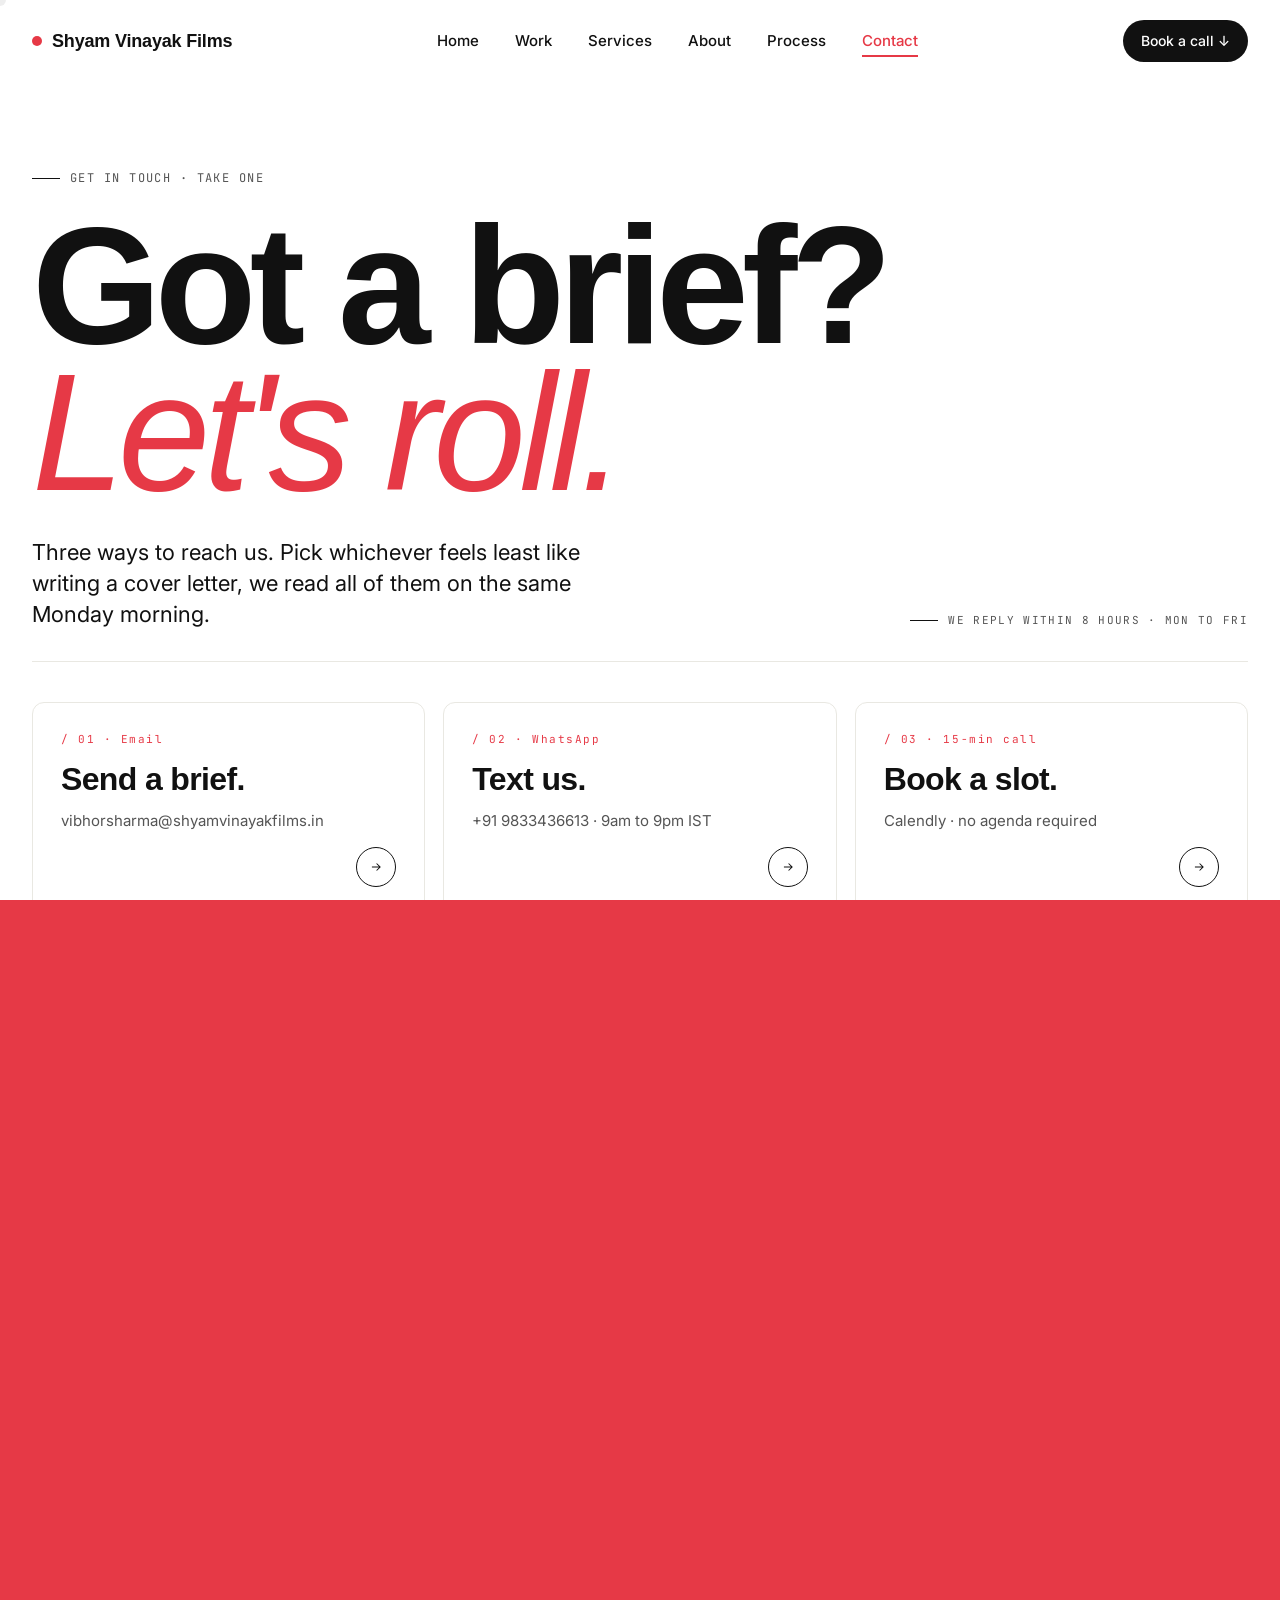
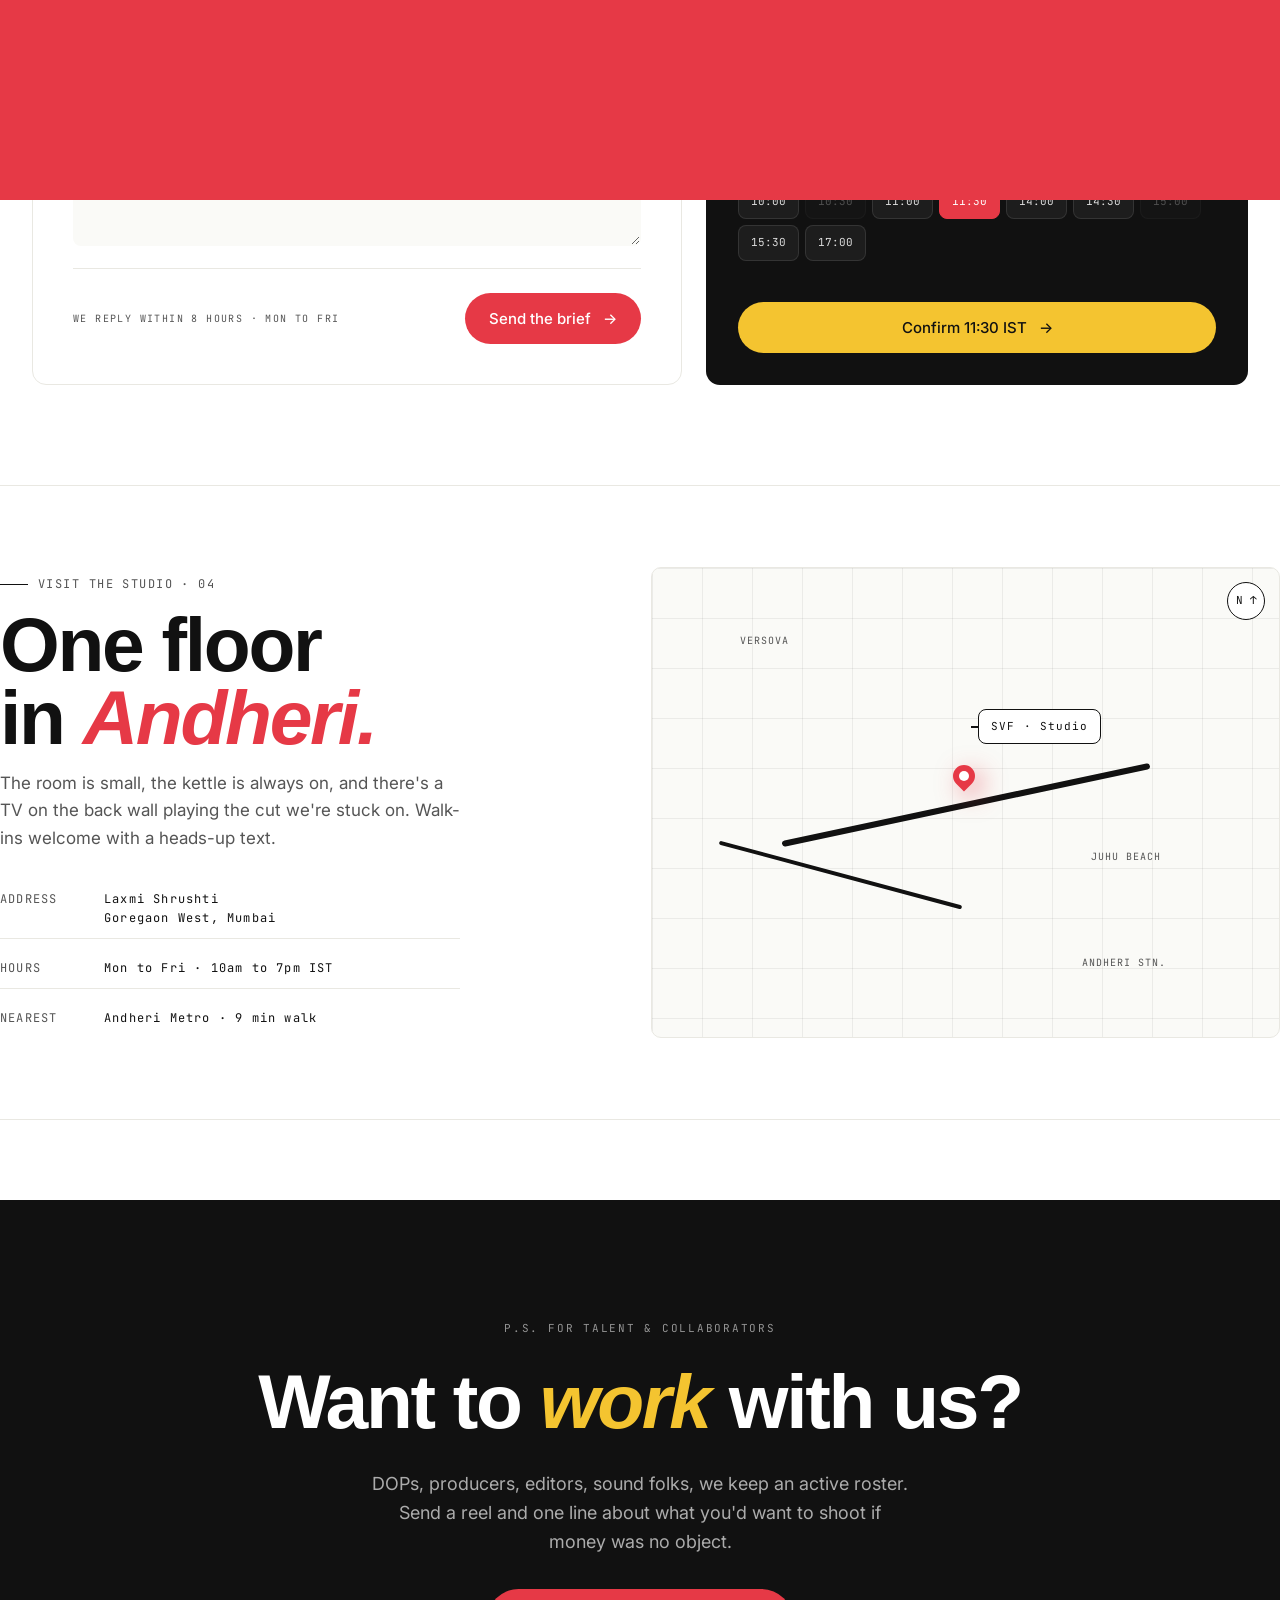
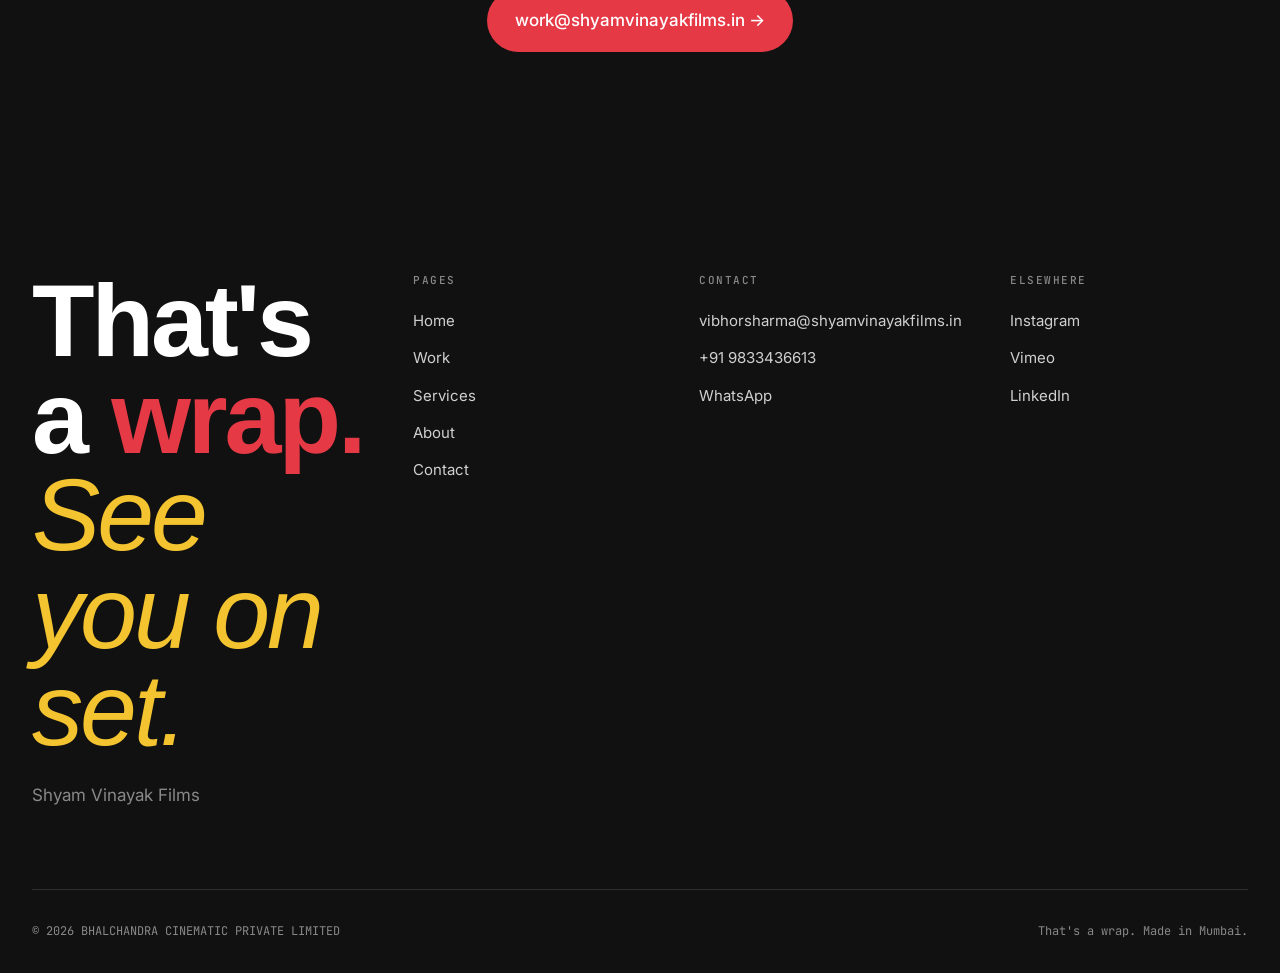
<file: contact.html>
<!doctype html>
<html lang="en">
<head>
<meta charset="utf-8" />
<meta name="viewport" content="width=device-width, initial-scale=1" />
<meta name="robots" content="noindex, nofollow" />
<link rel="icon" href="/favicon.ico" sizes="any" />
<link rel="icon" type="image/png" sizes="48x48" href="favicons/favicon-48.png" />
<link rel="icon" type="image/png" sizes="32x32" href="favicons/favicon-32.png" />
<link rel="icon" type="image/png" sizes="16x16" href="favicons/favicon-16.png" />
<link rel="apple-touch-icon" sizes="180x180" href="favicons/apple-touch-icon.png" />
<title>Contact · Shyam Vinayak Films</title>
<meta name="description" content="Contact Shyam Vinayak Films — an ad-film and video production house in Mumbai and Los Angeles. Call +91 9833436613 or email us to start your next campaign film." />
<link rel="canonical" href="https://shyamvinayakfilms.in/contact.html" />
<meta property="og:type" content="website" />
<meta property="og:site_name" content="Shyam Vinayak Films" />
<meta property="og:title" content="Contact · Shyam Vinayak Films" />
<meta property="og:description" content="Contact Shyam Vinayak Films — an ad-film and video production house in Mumbai and Los Angeles. Call +91 9833436613 or email us to start your next campaign film." />
<meta property="og:url" content="https://shyamvinayakfilms.in/contact.html" />
<meta property="og:image" content="https://shyamvinayakfilms.in/og-image.jpg" />
<meta property="og:image:width" content="1200" />
<meta property="og:image:height" content="630" />
<meta name="twitter:card" content="summary_large_image" />
<meta name="twitter:title" content="Contact · Shyam Vinayak Films" />
<meta name="twitter:description" content="Contact Shyam Vinayak Films — an ad-film and video production house in Mumbai and Los Angeles. Call +91 9833436613 or email us to start your next campaign film." />
<meta name="twitter:image" content="https://shyamvinayakfilms.in/og-image.jpg" />
<link rel="preconnect" href="https://fonts.googleapis.com" />
<link rel="preconnect" href="https://fonts.gstatic.com" crossorigin />
<link href="https://fonts.googleapis.com/css2?family=Inter:wght@400;500;600&family=JetBrains+Mono:wght@400;500&display=swap" rel="stylesheet" />
<link href="https://api.fontshare.com/v2/css?f[]=clash-display@400,500,600,700&display=swap" rel="stylesheet" />
<link rel="stylesheet" href="shared.css" />
<link rel="stylesheet" href="modal.css" />
<style>
  .c-hero { padding-top: 160px; padding-bottom: 60px; }
  .c-hero h1 {
    font-family: "Clash Display", sans-serif;
    font-size: clamp(64px, 13vw, 200px);
    font-weight: 600;
    letter-spacing: -0.04em;
    line-height: 0.88;
    margin: 24px 0 32px;
  }
  .c-hero h1 em { font-style: italic; color: var(--red); font-weight: 500; }
  .c-hero .sub {
    display: grid;
    grid-template-columns: 1fr auto;
    gap: 32px;
    align-items: end;
    padding-bottom: 32px;
    border-bottom: 1px solid var(--hair);
  }
  .c-hero .sub p { max-width: 580px; font-size: 22px; line-height: 1.4; color: var(--ink); margin: 0; }

  /* Three contact methods row */
  .contact-methods {
    display: grid;
    grid-template-columns: repeat(3, 1fr);
    gap: 18px;
    margin: 40px 0 80px;
  }
  @media (max-width: 900px) { .contact-methods { grid-template-columns: 1fr; } }
  .cm {
    border: 1px solid var(--hair);
    background: #fff;
    border-radius: 12px;
    padding: 28px;
    text-decoration: none;
    color: var(--ink);
    display: flex;
    flex-direction: column;
    gap: 14px;
    min-height: 200px;
    transition: background 0.25s ease, color 0.25s ease, border-color 0.25s ease, transform 0.25s ease;
    position: relative;
  }
  .cm:hover { background: var(--ink); color: #fff; border-color: var(--ink); transform: translateY(-3px); }
  .cm .n {
    font-family: "JetBrains Mono", monospace;
    font-size: 11px;
    letter-spacing: 0.14em;
    color: var(--red);
  }
  .cm:hover .n { color: var(--yellow); }
  .cm .t {
    font-family: "Clash Display", sans-serif;
    font-size: 32px;
    font-weight: 600;
    letter-spacing: -0.02em;
    line-height: 1;
  }
  .cm .v {
    font-size: 15px;
    color: var(--ink-soft);
  }
  .cm:hover .v { color: rgba(255,255,255,0.6); }
  .cm .ar {
    margin-top: auto;
    align-self: flex-end;
    width: 40px; height: 40px;
    border-radius: 50%;
    border: 1px solid currentColor;
    display: flex; align-items: center; justify-content: center;
    transition: background 0.25s ease, color 0.25s ease;
  }
  .cm:hover .ar { background: var(--red); color: #fff; border-color: var(--red); }

  /* Form + Calendar */
  .form-cal {
    display: grid;
    grid-template-columns: 1.2fr 1fr;
    gap: 24px;
    margin-bottom: 100px;
  }
  @media (max-width: 900px) { .form-cal { grid-template-columns: 1fr; } }

  /* Form */
  .form-card {
    background: #fff;
    border: 1px solid var(--hair);
    border-radius: 14px;
    padding: 40px;
  }
  @media (max-width: 540px) { .form-card { padding: 28px; } }
  .form-card .head {
    display: flex;
    justify-content: space-between;
    align-items: flex-end;
    margin-bottom: 28px;
    padding-bottom: 24px;
    border-bottom: 1px solid var(--hair);
  }
  .form-card .head h2 {
    font-family: "Clash Display", sans-serif;
    font-size: 36px;
    font-weight: 600;
    letter-spacing: -0.02em;
    line-height: 1;
    margin: 0;
  }
  .form-card .head h2 em { font-style: italic; color: var(--red); }
  .form-card .head .step {
    font-family: "JetBrains Mono", monospace;
    font-size: 11px; letter-spacing: 0.14em; text-transform: uppercase;
    color: var(--ink-soft);
  }

  .frow { display: flex; flex-direction: column; gap: 8px; margin-bottom: 22px; }
  .frow.split { display: grid; grid-template-columns: 1fr 1fr; gap: 18px; }
  .frow label {
    font-family: "JetBrains Mono", monospace;
    font-size: 11px;
    letter-spacing: 0.14em;
    text-transform: uppercase;
    color: var(--ink-soft);
  }
  .frow input, .frow textarea, .frow select {
    background: var(--bg-alt);
    border: 1px solid transparent;
    border-radius: 8px;
    padding: 14px 16px;
    font-family: inherit;
    font-size: 15px;
    color: var(--ink);
    transition: background 0.2s ease, border-color 0.2s ease;
    width: 100%;
  }
  .frow textarea { resize: vertical; min-height: 110px; }
  .frow input:focus, .frow textarea:focus, .frow select:focus {
    outline: none;
    background: #fff;
    border-color: var(--ink);
  }
  .pill-row { display: flex; flex-wrap: wrap; gap: 8px; }
  .pill-row input[type="radio"], .pill-row input[type="checkbox"] { display: none; }
  .pill-row label {
    border: 1px solid var(--hair);
    background: #fff;
    padding: 10px 16px;
    border-radius: 999px;
    font-family: inherit;
    font-size: 14px;
    color: var(--ink);
    cursor: pointer;
    letter-spacing: 0;
    text-transform: none;
    transition: background 0.2s ease, color 0.2s ease, border-color 0.2s ease;
    user-select: none;
  }
  .pill-row label small { font-family: "JetBrains Mono", monospace; font-size: 10px; color: var(--ink-soft); letter-spacing: 0.1em; margin-left: 6px; }
  .pill-row input:checked + label { background: var(--ink); color: #fff; border-color: var(--ink); }
  .pill-row input:checked + label small { color: rgba(255,255,255,0.55); }

  .form-card .submit-row {
    display: flex;
    justify-content: space-between;
    align-items: center;
    padding-top: 24px;
    border-top: 1px solid var(--hair);
    flex-wrap: wrap;
    gap: 14px;
  }
  .form-card .submit-row .micro {
    font-family: "JetBrains Mono", monospace;
    font-size: 10px;
    letter-spacing: 0.14em;
    color: var(--ink-soft);
    text-transform: uppercase;
  }
  .form-card .submit-row button {
    background: var(--red);
    color: #fff;
    border: none;
    padding: 16px 24px;
    border-radius: 999px;
    font-family: inherit;
    font-size: 15px;
    font-weight: 500;
    cursor: pointer;
    display: inline-flex; gap: 12px; align-items: center;
    transition: background 0.2s ease, transform 0.2s ease;
  }
  .form-card .submit-row button:hover { background: #c92e3b; transform: translateY(-2px); }

  /* Calendar mockup */
  .cal-card {
    background: var(--ink);
    color: #fff;
    border-radius: 14px;
    padding: 32px;
    display: flex;
    flex-direction: column;
    gap: 22px;
  }
  .cal-card .head {
    display: flex;
    justify-content: space-between;
    align-items: flex-start;
    padding-bottom: 18px;
    border-bottom: 1px solid rgba(255,255,255,0.12);
  }
  .cal-card .head h3 {
    font-family: "Clash Display", sans-serif;
    font-size: 28px;
    font-weight: 600;
    letter-spacing: -0.02em;
    margin: 0;
    line-height: 1;
  }
  .cal-card .head h3 em { font-style: italic; color: var(--yellow); }
  .cal-card .step {
    font-family: "JetBrains Mono", monospace;
    font-size: 11px; letter-spacing: 0.14em;
    color: rgba(255,255,255,0.55);
    text-transform: uppercase;
  }

  .cal-meta {
    display: grid;
    grid-template-columns: 24px 1fr;
    gap: 12px;
    font-size: 13px;
    color: rgba(255,255,255,0.7);
    padding: 6px 0;
  }
  .cal-meta .ic {
    width: 22px; height: 22px;
    background: rgba(255,255,255,0.08);
    border-radius: 50%;
    display: flex; align-items: center; justify-content: center;
  }

  .cal-month {
    display: flex; justify-content: space-between; align-items: center;
    font-family: "JetBrains Mono", monospace;
    font-size: 11px;
    letter-spacing: 0.14em;
    color: rgba(255,255,255,0.7);
    text-transform: uppercase;
  }
  .cal-month .arr {
    width: 26px; height: 26px;
    border: 1px solid rgba(255,255,255,0.2);
    border-radius: 50%;
    display: flex; align-items: center; justify-content: center;
    cursor: pointer;
  }
  .cal-month .arr:hover { background: var(--red); border-color: var(--red); }

  .cal-grid {
    display: grid;
    grid-template-columns: repeat(7, 1fr);
    gap: 4px;
  }
  .cal-grid .d {
    aspect-ratio: 1;
    display: flex; align-items: center; justify-content: center;
    font-family: "JetBrains Mono", monospace;
    font-size: 12px;
    color: rgba(255,255,255,0.7);
    border-radius: 6px;
    cursor: pointer;
    transition: background 0.2s ease, color 0.2s ease;
  }
  .cal-grid .d.muted { color: rgba(255,255,255,0.2); cursor: default; }
  .cal-grid .d.h { color: rgba(255,255,255,0.4); font-size: 10px; cursor: default; }
  .cal-grid .d:not(.muted):not(.h):hover { background: rgba(255,255,255,0.06); }
  .cal-grid .d.active { background: var(--red); color: #fff; }
  .cal-grid .d.dot { position: relative; }
  .cal-grid .d.dot::after {
    content: "";
    position: absolute; bottom: 2px; left: 50%;
    width: 3px; height: 3px; border-radius: 50%;
    background: var(--yellow);
    transform: translateX(-50%);
  }

  .cal-slots {
    display: flex; flex-wrap: wrap; gap: 6px;
  }
  .cal-slots .s {
    padding: 8px 12px;
    border-radius: 8px;
    background: rgba(255,255,255,0.05);
    border: 1px solid rgba(255,255,255,0.1);
    font-family: "JetBrains Mono", monospace;
    font-size: 11px;
    color: rgba(255,255,255,0.85);
    cursor: pointer;
    transition: background 0.2s ease, color 0.2s ease, border-color 0.2s ease;
  }
  .cal-slots .s:hover { background: rgba(255,255,255,0.1); border-color: rgba(255,255,255,0.3); }
  .cal-slots .s.active { background: var(--red); border-color: var(--red); color: #fff; }
  .cal-slots .s.disabled { opacity: 0.3; cursor: not-allowed; }

  .cal-card .book-btn {
    margin-top: auto;
    background: var(--yellow);
    color: var(--ink);
    border: none;
    padding: 16px 24px;
    border-radius: 999px;
    font-family: inherit;
    font-size: 15px;
    font-weight: 500;
    cursor: pointer;
    display: inline-flex; gap: 12px; align-items: center; justify-content: center;
    transition: transform 0.2s ease;
  }
  .cal-card .book-btn:hover { transform: translateY(-2px); }

  /* Locate */
  .locate {
    display: grid;
    grid-template-columns: 1fr 1.1fr;
    gap: 80px;
    align-items: center;
    margin: 80px 0;
    padding: 80px 0;
    border-top: 1px solid var(--hair);
    border-bottom: 1px solid var(--hair);
  }
  @media (max-width: 900px) { .locate { grid-template-columns: 1fr; gap: 28px; } }
  .locate h2 {
    font-family: "Clash Display", sans-serif;
    font-size: clamp(40px, 6vw, 80px);
    font-weight: 600;
    letter-spacing: -0.03em;
    line-height: 0.95;
    margin: 14px 0 16px;
  }
  .locate h2 em { font-style: italic; color: var(--red); }
  .locate p { color: var(--ink-soft); max-width: 460px; margin: 0 0 28px; font-size: 17px; line-height: 1.6; }
  .locate .map {
    aspect-ratio: 4 / 3;
    background: var(--bg-alt);
    border-radius: 10px;
    border: 1px solid var(--hair);
    position: relative;
    overflow: hidden;
  }
  .locate .map .grid-lines {
    position: absolute; inset: 0;
    background:
      linear-gradient(rgba(0,0,0,0.06) 1px, transparent 1px),
      linear-gradient(90deg, rgba(0,0,0,0.06) 1px, transparent 1px);
    background-size: 50px 50px;
  }
  .locate .map .road {
    position: absolute;
    width: 60%;
    height: 6px;
    background: var(--ink);
    top: 50%;
    left: 20%;
    transform: rotate(-12deg);
    border-radius: 3px;
  }
  .locate .map .road2 {
    position: absolute;
    width: 40%;
    height: 4px;
    background: var(--ink);
    top: 65%;
    left: 10%;
    transform: rotate(15deg);
    border-radius: 2px;
  }
  .locate .map .pin {
    position: absolute;
    left: 48%;
    top: 42%;
    width: 22px; height: 22px;
    background: var(--red);
    border-radius: 50% 50% 50% 0;
    transform: rotate(-45deg);
    box-shadow: 0 10px 24px rgba(230,57,70,0.5);
  }
  .locate .map .pin::after {
    content: "";
    position: absolute;
    inset: 6px;
    border-radius: 50%;
    background: #fff;
  }
  .locate .map .pin-label {
    position: absolute;
    left: 52%;
    top: 30%;
    background: #fff;
    border: 1px solid var(--ink);
    padding: 8px 12px;
    border-radius: 8px;
    font-family: "JetBrains Mono", monospace;
    font-size: 11px;
    letter-spacing: 0.1em;
  }
  .locate .map .pin-label::after {
    content: "";
    position: absolute;
    left: -8px;
    top: 50%;
    width: 8px;
    height: 2px;
    background: var(--ink);
  }
  .locate .map .nb {
    position: absolute;
    font-family: "JetBrains Mono", monospace;
    font-size: 10px;
    color: var(--ink-soft);
    letter-spacing: 0.1em;
    text-transform: uppercase;
  }
  .locate .map .nb1 { top: 14%; left: 14%; }
  .locate .map .nb2 { bottom: 14%; right: 18%; }
  .locate .map .nb3 { top: 60%; left: 70%; }
  .locate .map .compass {
    position: absolute;
    top: 14px; right: 14px;
    width: 38px; height: 38px;
    border: 1px solid var(--ink);
    border-radius: 50%;
    display: flex; align-items: center; justify-content: center;
    font-family: "JetBrains Mono", monospace;
    font-size: 11px;
    background: #fff;
  }

  /* office details */
  .office {
    margin-top: 24px;
    display: flex; flex-direction: column; gap: 10px;
    font-family: "JetBrains Mono", monospace;
    font-size: 12px;
    letter-spacing: 0.1em;
    color: var(--ink-soft);
    max-width: 460px;
  }
  .office strong { color: var(--ink); display: block; font-family: "Clash Display", sans-serif; font-size: 18px; letter-spacing: 0; text-transform: none; font-weight: 500; }
  .office .row { display: grid; grid-template-columns: 90px 1fr; gap: 14px; padding: 10px 0; border-bottom: 1px solid var(--hair); }
  .office .row:last-child { border-bottom: none; }
  .office .row .lbl { text-transform: uppercase; }
  .office .row .val { text-transform: none; color: var(--ink); font-family: inherit; }
</style>
</head>
<body>

<div class="cursor"><span class="lbl">▶ Play</span></div>

<nav class="nav">
  <a class="nav-logo" href="index.html" data-wipe><span class="dot"></span> Shyam Vinayak Films</a>
  <div class="nav-links">
    <a href="index.html" data-wipe>Home</a>
    <a href="work.html" data-wipe>Work</a>
    <a href="services.html" data-wipe>Services</a>
    <a href="about.html" data-wipe>About</a>
    <a href="index.html#process" data-wipe>Process</a>
    <a href="contact.html" class="active" data-wipe>Contact</a>
  </div>
  <a href="#book" class="nav-cta" data-magnetic>Book a call ↓</a>
  <button class="hamburger" aria-label="Menu"><span></span></button>
</nav>

<div class="mobile-menu">
  <div class="mobile-menu-top">
    <a class="nav-logo" href="index.html"><span class="dot"></span> Shyam Vinayak Films</a>
    <button class="mobile-menu-close" aria-label="Close"><svg viewBox="0 0 24 24" width="14" height="14" fill="none" stroke="currentColor" stroke-width="1.6"><path d="M6 6l12 12M18 6L6 18"/></svg></button>
  </div>
  <ul class="mobile-menu-list" style="list-style:none;padding:0;">
    <li><a href="index.html">Home <span class="num">01</span></a></li>
    <li><a href="work.html">Work <span class="num">02</span></a></li>
    <li><a href="services.html">Services <span class="num">03</span></a></li>
    <li><a href="about.html">About <span class="num">04</span></a></li>
    <li><a href="index.html#process">Process <span class="num">05</span></a></li>
    <li><a href="contact.html">Contact <span class="num">06</span></a></li>
  </ul>
</div>

<main>

<section class="container c-hero" data-screen-label="Contact hero">
  <div class="eyebrow">Get in touch · take one</div>
  <h1 class="reveal">Got a brief?<br /><em>Let's roll.</em></h1>
  <div class="sub reveal delay-1">
    <p>Three ways to reach us. Pick whichever feels least like writing a cover letter, we read all of them on the same Monday morning.</p>
    <div class="eyebrow" style="font-size: 11px;">We reply within 8 hours · Mon to Fri</div>
  </div>

  <div class="contact-methods">
    <a class="cm" href="mailto:vibhorsharma@shyamvinayakfilms.in" data-magnetic>
      <span class="n">/ 01 · Email</span>
      <span class="t">Send a brief.</span>
      <span class="v">vibhorsharma@shyamvinayakfilms.in</span>
      <span class="ar"><svg viewBox="0 0 24 24" width="14" height="14" fill="none" stroke="currentColor" stroke-width="1.8"><path d="M5 12h14M13 6l6 6-6 6"/></svg></span>
    </a>
    <a class="cm" href="https://wa.me/919833436613" data-magnetic>
      <span class="n">/ 02 · WhatsApp</span>
      <span class="t">Text us.</span>
      <span class="v">+91 9833436613 · 9am to 9pm IST</span>
      <span class="ar"><svg viewBox="0 0 24 24" width="14" height="14" fill="none" stroke="currentColor" stroke-width="1.8"><path d="M5 12h14M13 6l6 6-6 6"/></svg></span>
    </a>
    <a class="cm" href="#book" data-magnetic>
      <span class="n">/ 03 · 15-min call</span>
      <span class="t">Book a slot.</span>
      <span class="v">Calendly · no agenda required</span>
      <span class="ar"><svg viewBox="0 0 24 24" width="14" height="14" fill="none" stroke="currentColor" stroke-width="1.8"><path d="M5 12h14M13 6l6 6-6 6"/></svg></span>
    </a>
  </div>
</section>

<!-- Form + Calendar -->
<section class="container" id="book" data-screen-label="Booking">
  <div class="form-cal">
    <!-- FORM -->
    <form class="form-card" onsubmit="event.preventDefault(); document.getElementById('formStatus').textContent='Sent. We'll be in touch within 8 hours.'; this.reset();">
      <div class="head">
        <h2>The <em>brief.</em></h2>
        <span class="step">/ Form · A side</span>
      </div>

      <div class="frow split">
        <div>
          <label>01 · Your name</label>
          <input type="text" placeholder="Anisha Bedi" required />
        </div>
        <div>
          <label>02 · Your brand</label>
          <input type="text" placeholder="Mahindra Auto" required />
        </div>
      </div>

      <div class="frow split">
        <div>
          <label>03 · Email</label>
          <input type="email" placeholder="anisha@brand.in" required />
        </div>
        <div>
          <label>04 · WhatsApp / Phone</label>
          <input type="tel" placeholder="+91 98 7654 3210" />
        </div>
      </div>

      <div class="frow">
        <label>05 · What are we making?</label>
        <div class="pill-row">
          <input type="radio" id="t1" name="kind" checked /><label for="t1">Ad Film <small>15 to 60s</small></label>
          <input type="radio" id="t2" name="kind" /><label for="t2">Brand Film <small>90s to 5m</small></label>
          <input type="radio" id="t3" name="kind" /><label for="t3">Post only <small>Edit/colour/mix</small></label>
          <input type="radio" id="t4" name="kind" /><label for="t4">Social burst <small>8 to 12 reels</small></label>
          <input type="radio" id="t5" name="kind" /><label for="t5">Not sure yet</label>
        </div>
      </div>

      <div class="frow">
        <label>06 · Ballpark budget</label>
        <div class="pill-row">
          <input type="radio" id="b1" name="budget" /><label for="b1">Under ₹10L</label>
          <input type="radio" id="b2" name="budget" checked /><label for="b2">₹10L to ₹25L</label>
          <input type="radio" id="b3" name="budget" /><label for="b3">₹25L to ₹50L</label>
          <input type="radio" id="b4" name="budget" /><label for="b4">₹50L+</label>
          <input type="radio" id="b5" name="budget" /><label for="b5">Tell me</label>
        </div>
      </div>

      <div class="frow">
        <label>07 · Air date</label>
        <div class="pill-row">
          <input type="radio" id="d1" name="date" /><label for="d1">Yesterday <small>panic</small></label>
          <input type="radio" id="d2" name="date" checked /><label for="d2">4 to 6 weeks</label>
          <input type="radio" id="d3" name="date" /><label for="d3">2 to 3 months</label>
          <input type="radio" id="d4" name="date" /><label for="d4">Flexible</label>
        </div>
      </div>

      <div class="frow">
        <label>08 · Tell us about the film</label>
        <textarea placeholder="What's the brand trying to do? What's the story you'd want to tell? Don't worry about getting it perfect, we'll figure it out together."></textarea>
      </div>

      <div class="submit-row">
        <span class="micro" id="formStatus">We reply within 8 hours · Mon to Fri</span>
        <button type="submit" data-magnetic>Send the brief <span aria-hidden>→</span></button>
      </div>
    </form>

    <!-- CALENDAR -->
    <div class="cal-card">
      <div class="head">
        <h3>Or, pick<br /><em>a slot.</em></h3>
        <span class="step">/ Cal · B side</span>
      </div>

      <div class="cal-meta">
        <div class="ic"><svg viewBox="0 0 24 24" width="12" height="12" fill="none" stroke="currentColor" stroke-width="1.6"><circle cx="12" cy="12" r="9"/><path d="M12 7v5l3 2"/></svg></div>
        <div><strong style="color:#fff;">15 min · Zoom</strong></div>
        <div class="ic"><svg viewBox="0 0 24 24" width="12" height="12" fill="none" stroke="currentColor" stroke-width="1.6"><path d="M21 10c0 7-9 12-9 12s-9-5-9-12a9 9 0 0118 0z"/><circle cx="12" cy="10" r="3"/></svg></div>
        <div>Mumbai · IST · GMT+5:30</div>
      </div>

      <div class="cal-month">
        <span class="arr"><svg viewBox="0 0 24 24" width="11" height="11" fill="none" stroke="currentColor" stroke-width="2"><path d="M15 6l-6 6 6 6"/></svg></span>
        <span>June 2026</span>
        <span class="arr"><svg viewBox="0 0 24 24" width="11" height="11" fill="none" stroke="currentColor" stroke-width="2"><path d="M9 6l6 6-6 6"/></svg></span>
      </div>

      <div class="cal-grid" id="calGrid"></div>

      <div>
        <div style="font-family:'JetBrains Mono',monospace; font-size: 11px; letter-spacing: 0.14em; color: rgba(255,255,255,0.55); text-transform: uppercase; margin-bottom: 12px;">Tuesday · June 9 · IST</div>
        <div class="cal-slots">
          <span class="s">10:00</span>
          <span class="s disabled">10:30</span>
          <span class="s">11:00</span>
          <span class="s active">11:30</span>
          <span class="s">14:00</span>
          <span class="s">14:30</span>
          <span class="s disabled">15:00</span>
          <span class="s">15:30</span>
          <span class="s">17:00</span>
        </div>
      </div>

      <button class="book-btn">Confirm 11:30 IST <span>→</span></button>
    </div>
  </div>
</section>

<!-- Locate -->
<section class="container locate" data-screen-label="Studio location">
  <div>
    <div class="eyebrow">Visit the studio · 04</div>
    <h2>One floor in <em>Andheri.</em></h2>
    <p>The room is small, the kettle is always on, and there's a TV on the back wall playing the cut we're stuck on. Walk-ins welcome with a heads-up text.</p>
    <div class="office">
      <div class="row"><span class="lbl">Address</span><span class="val">Laxmi Shrushti<br>Goregaon West, Mumbai</span></div>
      <div class="row"><span class="lbl">Hours</span><span class="val">Mon to Fri · 10am to 7pm IST</span></div>
      <div class="row"><span class="lbl">Nearest</span><span class="val">Andheri Metro · 9 min walk</span></div>
    </div>
  </div>
  <div class="map" aria-label="Map placeholder">
    <div class="grid-lines"></div>
    <span class="nb nb1">Versova</span>
    <span class="nb nb2">Andheri Stn.</span>
    <span class="nb nb3">Juhu Beach</span>
    <div class="road"></div>
    <div class="road2"></div>
    <span class="compass">N ↑</span>
    <div class="pin-label">SVF · Studio</div>
    <div class="pin"></div>
  </div>
</section>

<!-- Closing -->
<section style="background: var(--ink); color:#fff; padding: 120px 0; text-align: center;" data-screen-label="Closing">
  <div class="container">
    <p style="font-family:'JetBrains Mono', monospace; font-size: 11px; letter-spacing: 0.16em; color: rgba(255,255,255,0.55); text-transform: uppercase; margin: 0 0 28px;">P.S. for talent &amp; collaborators</p>
    <h2 style="font-family:'Clash Display',sans-serif; font-size: clamp(40px, 6vw, 88px); font-weight: 600; letter-spacing: -0.03em; line-height: 0.95; margin: 0 0 32px; color: #fff;">Want to <em style="font-style:italic; color:var(--yellow);">work</em> with us?</h2>
    <p style="font-size: 18px; color: rgba(255,255,255,0.65); max-width: 540px; margin: 0 auto 32px;">DOPs, producers, editors, sound folks, we keep an active roster. Send a reel and one line about what you'd want to shoot if money was no object.</p>
    <a href="mailto:vibhorsharma@shyamvinayakfilms.in" style="display:inline-flex; gap: 10px; align-items: center; background: var(--red); color: #fff; padding: 18px 28px; border-radius: 999px; font-weight: 500; text-decoration: none;">work@shyamvinayakfilms.in →</a>
  </div>
</section>

</main>

<footer class="footer">
  <div class="container">
    <div class="footer-grid">
      <div>
        <p class="signoff">That's a <span class="red">wrap.</span><br /><em>See you on set.</em></p>
        <p style="color: rgba(255,255,255,0.5); max-width: 360px; margin: 0;">Shyam Vinayak Films</p>
      </div>
      <div><h4>Pages</h4><ul>
        <li><a href="index.html" data-wipe>Home</a></li>
        <li><a href="work.html" data-wipe>Work</a></li>
        <li><a href="services.html" data-wipe>Services</a></li>
        <li><a href="about.html" data-wipe>About</a></li>
        <li><a href="contact.html" data-wipe>Contact</a></li>
      </ul></div>
      <div><h4>Contact</h4><ul>
        <li><a href="mailto:vibhorsharma@shyamvinayakfilms.in">vibhorsharma@shyamvinayakfilms.in</a></li>
        <li><a href="tel:+919833436613">+91 9833436613</a></li>
        <li><a href="https://wa.me/919833436613">WhatsApp</a></li>
      </ul></div>
      <div><h4>Elsewhere</h4><ul>
        <li><a href="https://instagram.com/shyamvinayakfilms" target="_blank" rel="noopener">Instagram</a></li>
        <li><a href="https://vimeo.com/shyamvinayakfilms" target="_blank" rel="noopener">Vimeo</a></li>
        <li><a href="https://www.linkedin.com/company/shyamvinayakfilms" target="_blank" rel="noopener">LinkedIn</a></li>
      </ul></div>
    </div>
    <div class="footer-bottom">
      <span>© 2026 BHALCHANDRA CINEMATIC PRIVATE LIMITED</span>
      <span>That's a wrap. Made in Mumbai.</span>
    </div>
  </div>
</footer>

<script src="shared.js"></script>
<script>
  // Build calendar grid for June 2026 (Mon-first)
  (function () {
    const grid = document.getElementById("calGrid");
    if (!grid) return;
    const heads = ["M", "T", "W", "T", "F", "S", "S"];
    heads.forEach(h => {
      const d = document.createElement("div");
      d.className = "d h"; d.textContent = h;
      grid.appendChild(d);
    });
    // June 2026 — Jun 1 is a Monday. Days = 30.
    const startOffset = 0; // 0 = Monday
    for (let i = 0; i < startOffset; i++) {
      const d = document.createElement("div"); d.className = "d muted"; grid.appendChild(d);
    }
    const today = 8; // pretend today is Jun 8
    const dotted = [9, 10, 11, 15, 16, 17, 18, 22, 23, 24];
    const active = 9;
    for (let day = 1; day <= 30; day++) {
      const d = document.createElement("div");
      d.className = "d";
      d.textContent = day;
      if (day < today) d.classList.add("muted");
      if (dotted.includes(day)) d.classList.add("dot");
      if (day === active) d.classList.add("active");
      grid.appendChild(d);
    }
    // Tap to set active
    grid.addEventListener("click", e => {
      const t = e.target.closest(".d");
      if (!t || t.classList.contains("h") || t.classList.contains("muted")) return;
      grid.querySelectorAll(".d.active").forEach(x => x.classList.remove("active"));
      t.classList.add("active");
    });
  })();

  // Slot select
  document.querySelectorAll(".cal-slots .s").forEach(s => {
    s.addEventListener("click", () => {
      if (s.classList.contains("disabled")) return;
      document.querySelectorAll(".cal-slots .s.active").forEach(x => x.classList.remove("active"));
      s.classList.add("active");
      document.querySelector(".book-btn").firstChild.nodeValue = `Confirm ${s.textContent.trim()} IST `;
    });
  });
</script>
</body>
</html>
</file>
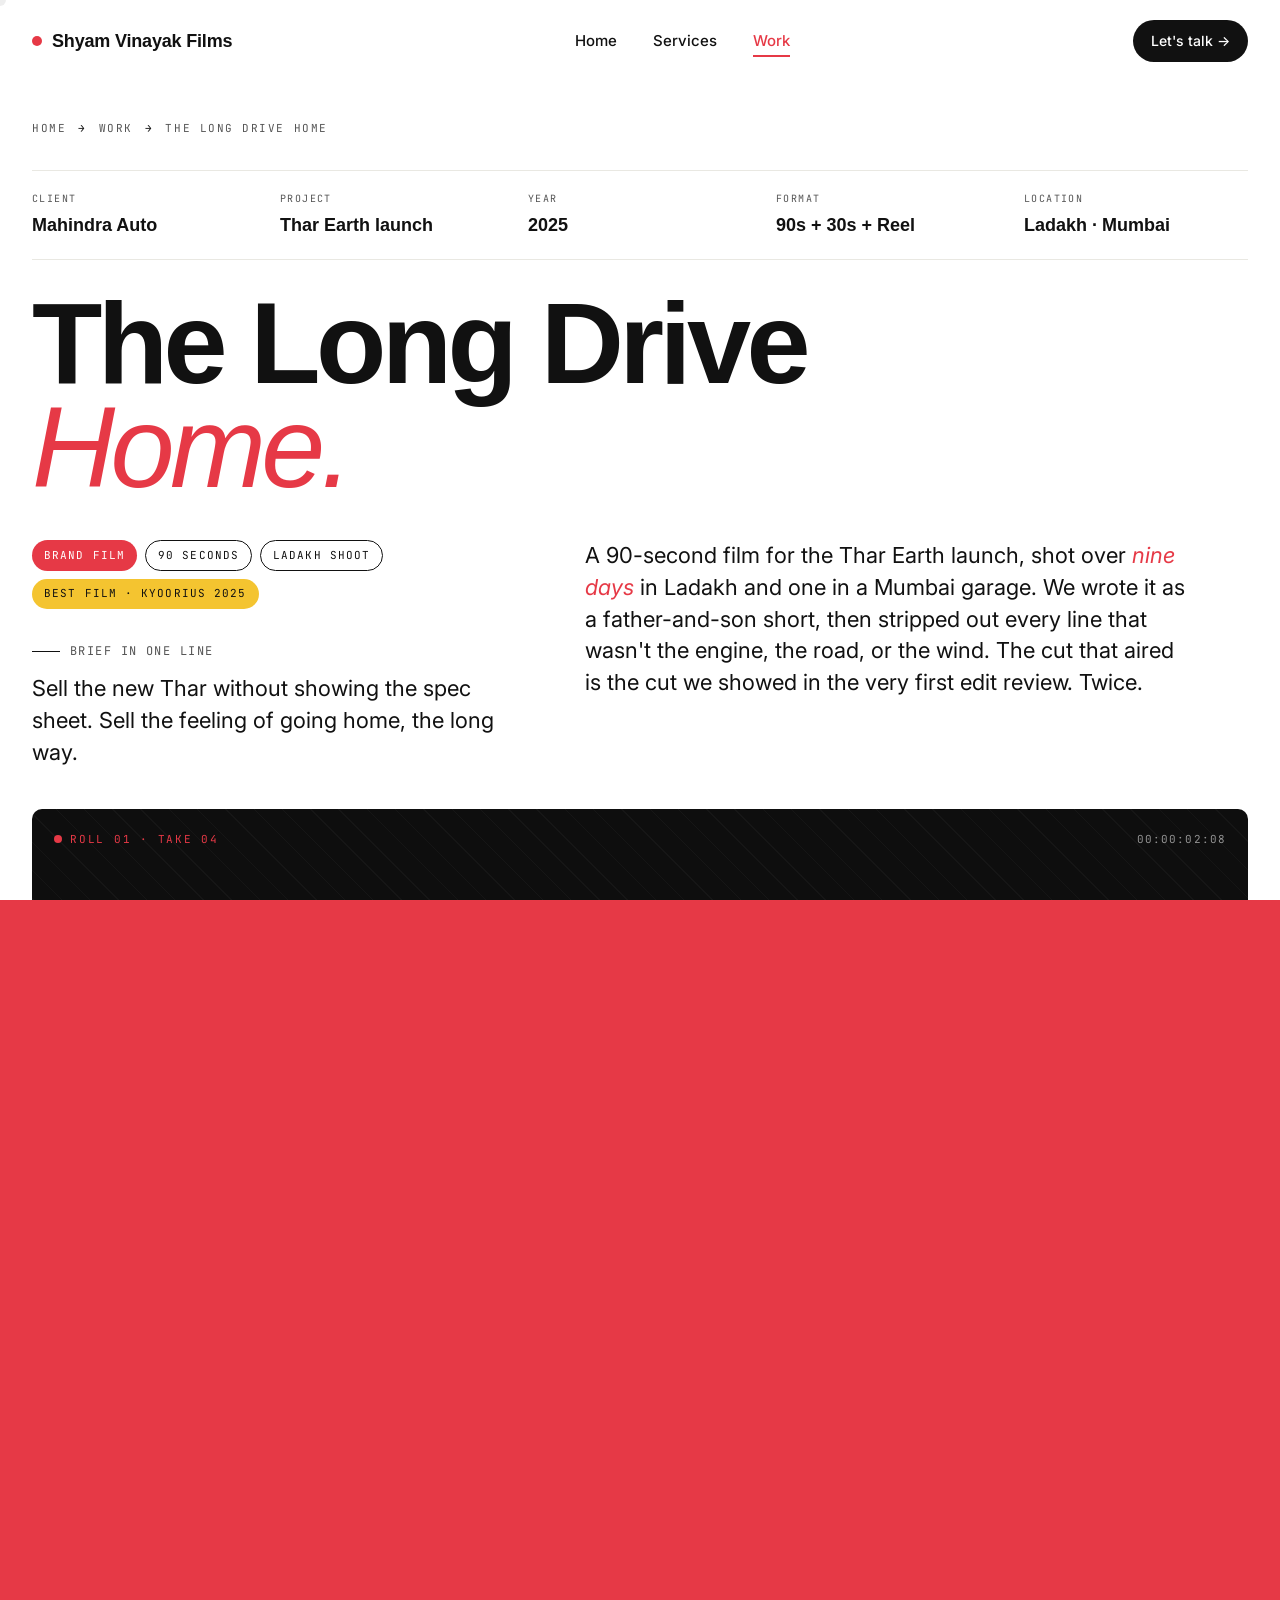
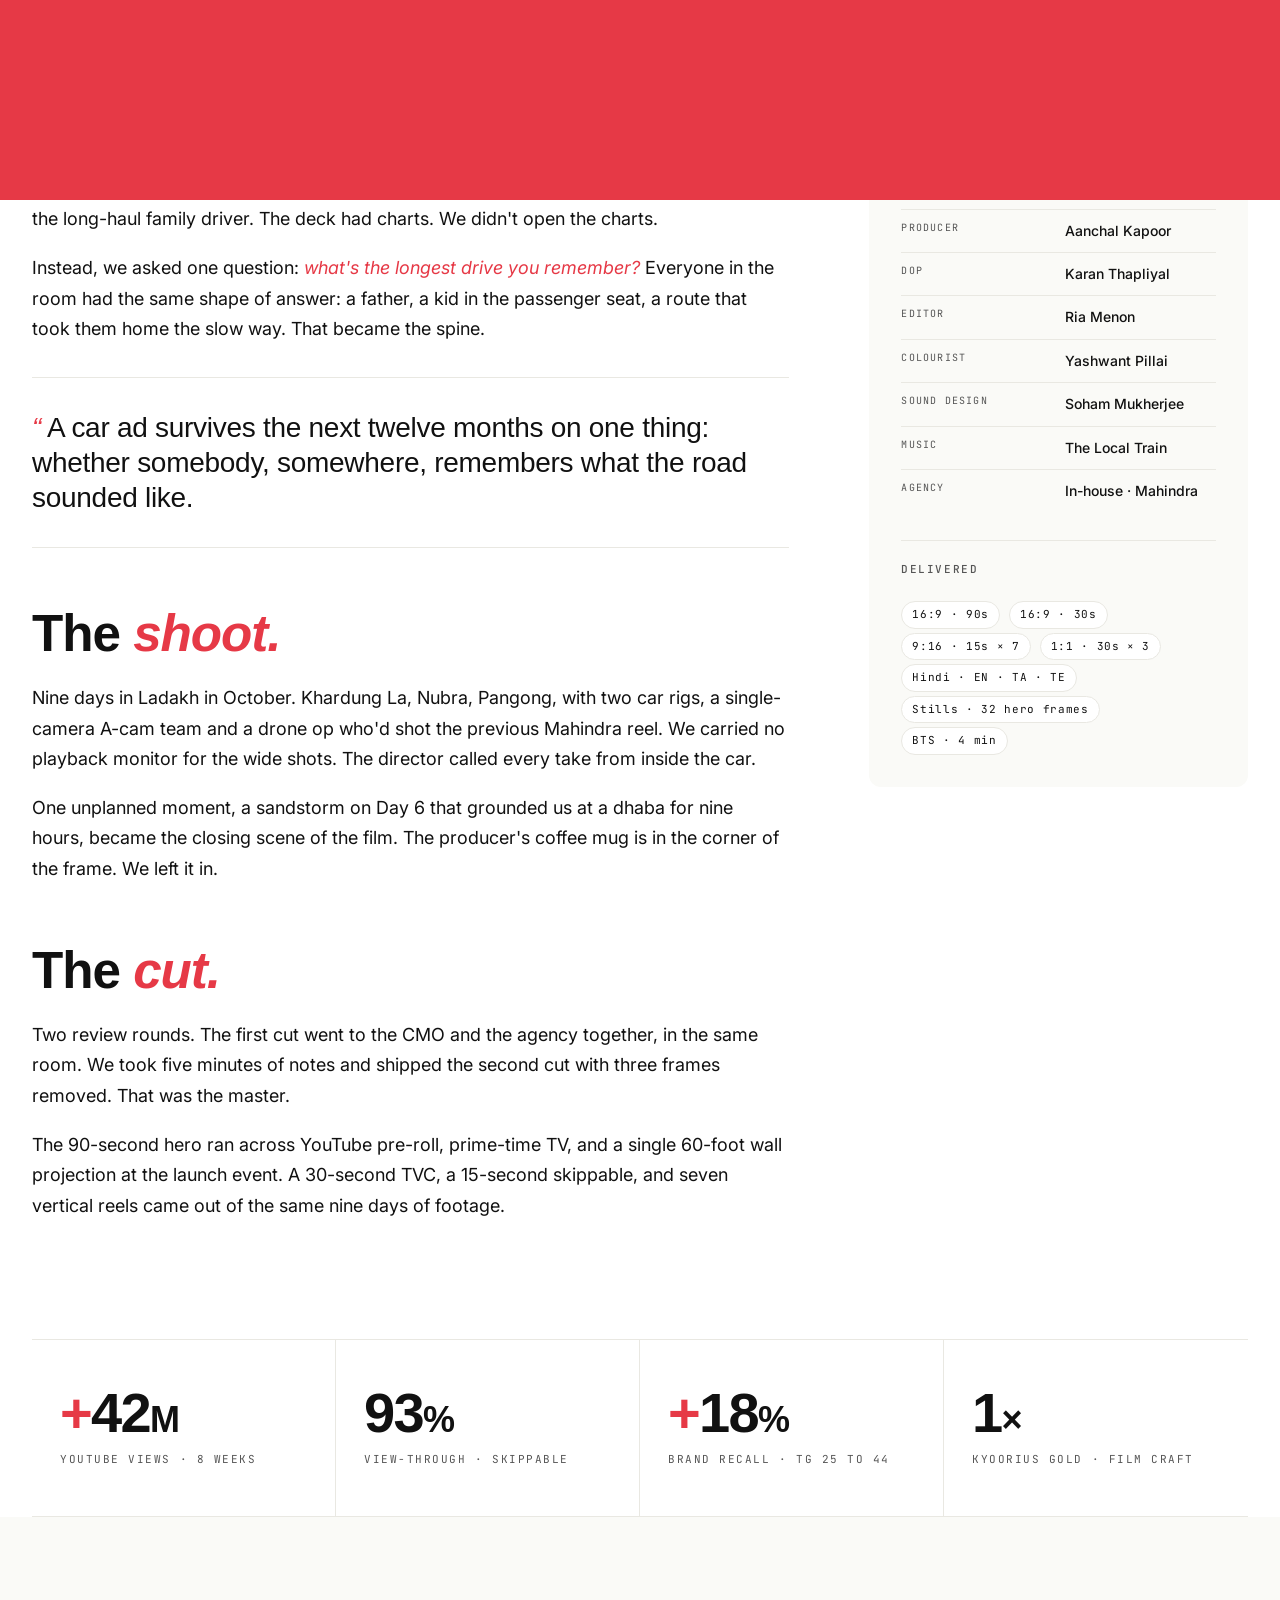
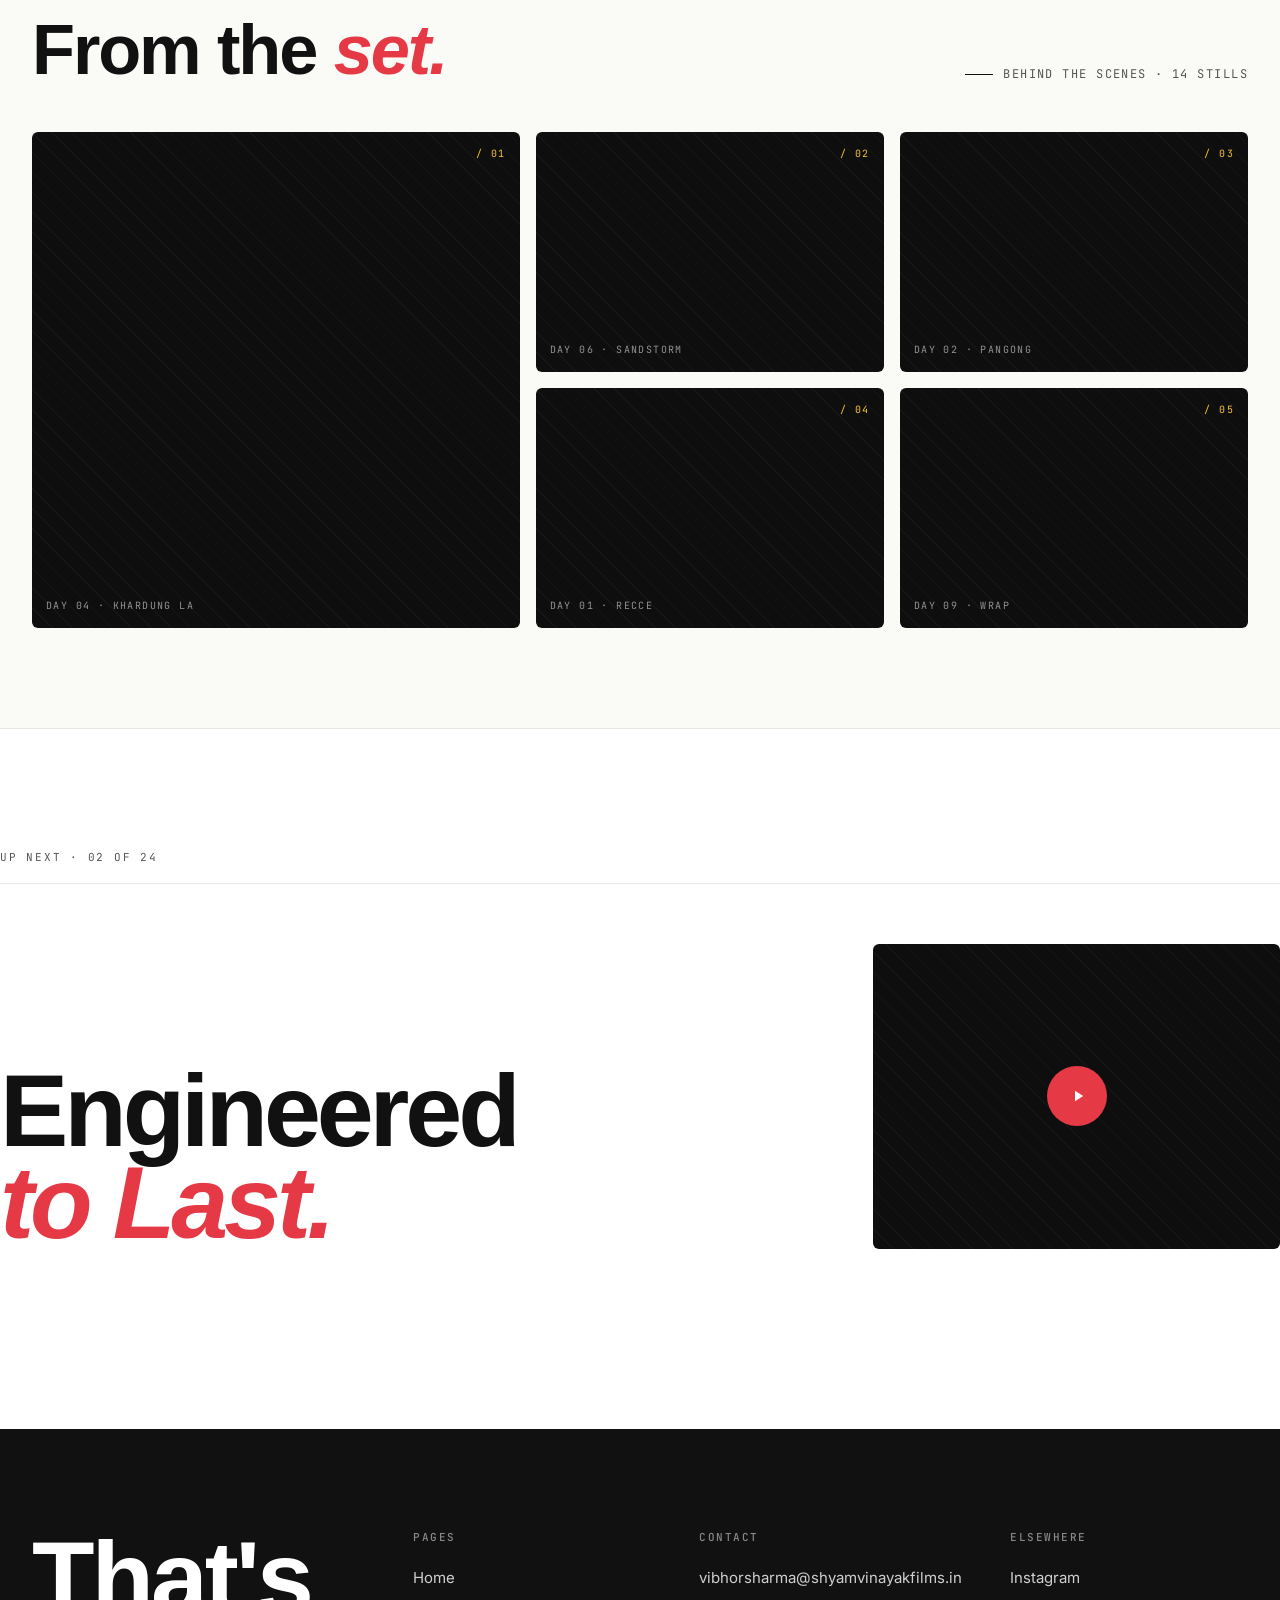
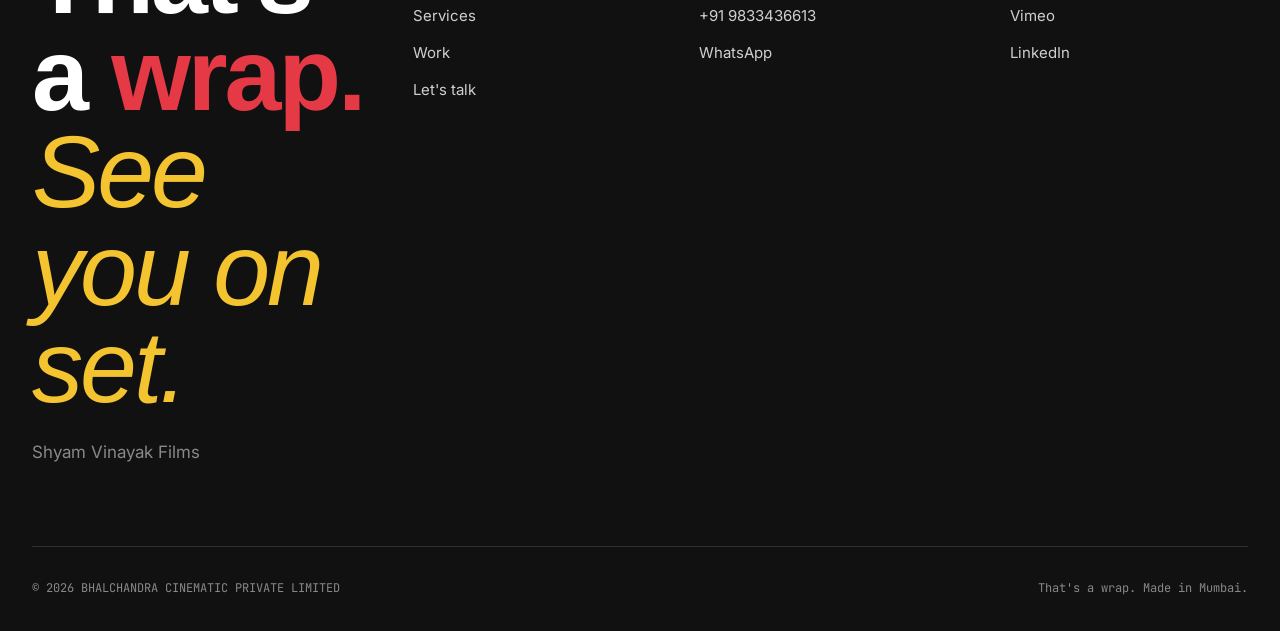
<file: project.html>
<!doctype html>
<html lang="en">
<head>
<meta charset="utf-8" />
<meta name="viewport" content="width=device-width, initial-scale=1" />
<link rel="icon" href="/favicon.ico" sizes="any" />
<link rel="icon" type="image/png" sizes="48x48" href="favicons/favicon-48.png" />
<link rel="icon" type="image/png" sizes="32x32" href="favicons/favicon-32.png" />
<link rel="icon" type="image/png" sizes="16x16" href="favicons/favicon-16.png" />
<link rel="apple-touch-icon" sizes="180x180" href="favicons/apple-touch-icon.png" />
<title>The Long Drive Home · Mahindra Thar Earth · Shyam Vinayak Films</title>
<meta name="description" content="A selected project by Shyam Vinayak Films — an ad-film and video production house based in Mumbai and Los Angeles." />
<link rel="canonical" href="https://shyamvinayakfilms.in/project.html" />
<meta property="og:type" content="website" />
<meta property="og:site_name" content="Shyam Vinayak Films" />
<meta property="og:title" content="The Long Drive Home · Mahindra Thar Earth · Shyam Vinayak Films" />
<meta property="og:description" content="A selected project by Shyam Vinayak Films — an ad-film and video production house based in Mumbai and Los Angeles." />
<meta property="og:url" content="https://shyamvinayakfilms.in/project.html" />
<meta property="og:image" content="https://shyamvinayakfilms.in/og-image.jpg" />
<meta property="og:image:width" content="1200" />
<meta property="og:image:height" content="630" />
<meta name="twitter:card" content="summary_large_image" />
<meta name="twitter:title" content="The Long Drive Home · Mahindra Thar Earth · Shyam Vinayak Films" />
<meta name="twitter:description" content="A selected project by Shyam Vinayak Films — an ad-film and video production house based in Mumbai and Los Angeles." />
<meta name="twitter:image" content="https://shyamvinayakfilms.in/og-image.jpg" />
<link rel="preconnect" href="https://fonts.googleapis.com" />
<link rel="preconnect" href="https://fonts.gstatic.com" crossorigin />
<link href="https://fonts.googleapis.com/css2?family=Inter:wght@400;500;600&family=JetBrains+Mono:wght@400;500&display=swap" rel="stylesheet" />
<link href="https://api.fontshare.com/v2/css?f[]=clash-display@400,500,600,700&display=swap" rel="stylesheet" />
<link rel="stylesheet" href="shared.css" />
<link rel="stylesheet" href="modal.css" />
<style>
  /* Project hero */
  .proj-hero {
    padding-top: 120px;
    padding-bottom: 40px;
  }
  .proj-crumbs {
    display: flex;
    gap: 8px;
    align-items: center;
    font-family: "JetBrains Mono", monospace;
    font-size: 11px;
    letter-spacing: 0.14em;
    text-transform: uppercase;
    color: var(--ink-soft);
    margin-bottom: 32px;
  }
  .proj-crumbs a { color: var(--ink-soft); text-decoration: none; }
  .proj-crumbs a:hover { color: var(--red); }
  .proj-crumbs span.sep::before { content: "→"; margin: 0 4px; color: var(--ink); }

  .proj-meta-bar {
    display: grid;
    grid-template-columns: repeat(5, 1fr);
    gap: 24px;
    padding: 20px 0;
    border-top: 1px solid var(--hair);
    border-bottom: 1px solid var(--hair);
    margin-bottom: 32px;
  }
  @media (max-width: 720px) { .proj-meta-bar { grid-template-columns: 1fr 1fr; gap: 20px; } }
  .proj-meta-bar div {
    font-family: "JetBrains Mono", monospace;
    font-size: 10px;
    letter-spacing: 0.14em;
    text-transform: uppercase;
    color: var(--ink-soft);
  }
  .proj-meta-bar strong {
    display: block;
    font-family: "Clash Display", sans-serif;
    font-weight: 600;
    color: var(--ink);
    font-size: 18px;
    text-transform: none;
    letter-spacing: 0;
    margin-top: 4px;
  }

  .proj-title {
    font-family: "Clash Display", sans-serif;
    font-size: clamp(56px, 9vw, 140px);
    font-weight: 600;
    line-height: 0.9;
    letter-spacing: -0.04em;
    margin: 0 0 40px;
  }
  .proj-title em { font-style: italic; color: var(--red); font-weight: 500; }
  .proj-summary {
    display: grid;
    grid-template-columns: 1fr 1.4fr;
    gap: 80px;
    padding-bottom: 40px;
  }
  @media (max-width: 900px) { .proj-summary { grid-template-columns: 1fr; gap: 32px; } }
  .proj-summary .tags { display: flex; flex-wrap: wrap; gap: 8px; margin-bottom: 24px; }
  .proj-summary p {
    font-size: 22px;
    line-height: 1.45;
    color: var(--ink);
    max-width: 600px;
    margin: 0;
  }
  .proj-summary p em { color: var(--red); font-style: italic; }

  /* Big player */
  .player {
    aspect-ratio: 16 / 9;
    background: #0e0e0e;
    border-radius: 10px;
    position: relative;
    overflow: hidden;
    margin-bottom: 28px;
    cursor: pointer;
  }
  .player::before {
    content: "";
    position: absolute; inset: 0;
    background: repeating-linear-gradient(45deg, rgba(255,255,255,0.03) 0 1px, transparent 1px 20px);
  }
  .player .rec {
    position: absolute; top: 22px; left: 22px;
    color: var(--red);
    font-family: "JetBrains Mono", monospace;
    font-size: 11px; letter-spacing: 0.16em;
    display: flex; align-items: center; gap: 8px;
  }
  .player .rec .d {
    width: 8px; height: 8px; border-radius: 50%; background: var(--red); animation: pulse 1.6s infinite;
  }
  .player .tc {
    position: absolute; top: 22px; right: 22px;
    color: rgba(255,255,255,0.55);
    font-family: "JetBrains Mono", monospace;
    font-size: 11px; letter-spacing: 0.1em;
  }
  .player .lbl {
    position: absolute; bottom: 22px; left: 22px;
    color: rgba(255,255,255,0.6);
    font-family: "JetBrains Mono", monospace;
    font-size: 11px; letter-spacing: 0.16em; text-transform: uppercase;
  }
  .player .ratio {
    position: absolute; bottom: 22px; right: 22px;
    color: rgba(255,255,255,0.55);
    font-family: "JetBrains Mono", monospace;
    font-size: 11px;
  }
  .player .ring {
    position: absolute; left: 50%; top: 50%;
    width: 180px; height: 180px;
    border-radius: 50%;
    border: 1px dashed rgba(255,255,255,0.2);
    transform: translate(-50%, -50%);
    animation: spin 22s linear infinite;
  }
  .player .play-big {
    position: absolute; left: 50%; top: 50%;
    width: 130px; height: 130px;
    border-radius: 50%;
    background: var(--red);
    display: flex; align-items: center; justify-content: center;
    transform: translate(-50%, -50%);
    transition: transform 0.3s ease;
  }
  .player:hover .play-big { transform: translate(-50%, -50%) scale(1.08); }
  .player .play-big svg { width: 36px; height: 36px; margin-left: 5px; fill: #fff; }

  .player-controls {
    display: flex;
    align-items: center;
    gap: 16px;
    padding: 16px 22px;
    background: var(--ink);
    color: #fff;
    border-radius: 999px;
    margin-bottom: 80px;
  }
  .player-controls .ctrl {
    background: transparent;
    border: none;
    color: #fff;
    cursor: pointer;
    padding: 4px;
    display: inline-flex; align-items: center; justify-content: center;
    font-family: "JetBrains Mono", monospace; font-size: 11px; letter-spacing: 0.1em;
  }
  .player-controls .ctrl:hover { color: var(--yellow); }
  .player-controls .scrub {
    flex: 1; height: 3px; background: rgba(255,255,255,0.15); border-radius: 2px; position: relative;
  }
  .player-controls .scrub-fill {
    position: absolute; left: 0; top: 0; bottom: 0;
    background: var(--red);
    border-radius: 2px;
    width: 28%;
  }
  .player-controls .scrub-fill::after {
    content: "";
    position: absolute; right: -5px; top: 50%;
    width: 10px; height: 10px;
    background: var(--red);
    border-radius: 50%;
    transform: translateY(-50%);
  }
  .player-controls .t { font-family: "JetBrains Mono", monospace; font-size: 11px; color: rgba(255,255,255,0.6); }

  /* Two-col layout */
  .proj-cols {
    display: grid;
    grid-template-columns: 2fr 1fr;
    gap: 80px;
    margin-bottom: 100px;
  }
  @media (max-width: 900px) { .proj-cols { grid-template-columns: 1fr; gap: 40px; } }

  .proj-cols h2 {
    font-family: "Clash Display", sans-serif;
    font-size: clamp(32px, 4vw, 56px);
    font-weight: 600;
    letter-spacing: -0.02em;
    line-height: 1;
    margin: 0 0 24px;
  }
  .proj-cols h2 em { font-style: italic; color: var(--red); }
  .proj-cols p { font-size: 18px; line-height: 1.7; margin: 0 0 18px; }
  .proj-cols p em { color: var(--red); font-style: italic; }
  .proj-cols .lift {
    font-family: "Clash Display", sans-serif;
    font-size: 28px;
    line-height: 1.25;
    font-weight: 500;
    letter-spacing: -0.01em;
    padding: 32px 0;
    border-top: 1px solid var(--hair);
    border-bottom: 1px solid var(--hair);
    margin: 32px 0;
  }
  .proj-cols .lift::before { content: "“"; color: var(--red); margin-right: 6px; font-style: italic; }

  .credits {
    position: sticky;
    top: 120px;
    align-self: start;
    background: var(--bg-alt);
    border-radius: 12px;
    padding: 32px;
  }
  .credits h4 {
    font-family: "JetBrains Mono", monospace;
    font-size: 11px;
    letter-spacing: 0.14em;
    text-transform: uppercase;
    color: var(--ink-soft);
    margin: 0 0 18px;
    font-weight: 500;
  }
  .credits ul { list-style: none; padding: 0; margin: 0 0 28px; }
  .credits li {
    display: grid;
    grid-template-columns: 1fr 1fr;
    gap: 12px;
    padding: 10px 0;
    border-bottom: 1px solid var(--hair);
    font-size: 14px;
  }
  .credits li:last-child { border-bottom: none; }
  .credits li span:first-child {
    color: var(--ink-soft);
    font-family: "JetBrains Mono", monospace;
    font-size: 10px;
    letter-spacing: 0.12em;
    text-transform: uppercase;
  }
  .credits li span:last-child {
    font-weight: 500;
  }
  .credits .deliv {
    margin-top: 20px;
    padding-top: 20px;
    border-top: 1px solid var(--hair);
  }
  .credits .deliv .chip {
    display: inline-block;
    border: 1px solid var(--hair);
    padding: 4px 10px;
    border-radius: 999px;
    margin: 4px 4px 0 0;
    font-size: 11px;
    font-family: "JetBrains Mono", monospace;
    letter-spacing: 0.06em;
    background: #fff;
  }

  /* BTS gallery */
  .bts {
    background: var(--bg-alt);
    padding: 100px 0;
    margin-bottom: 0;
  }
  .bts-head {
    display: grid;
    grid-template-columns: 1fr auto;
    gap: 24px;
    align-items: end;
    margin-bottom: 48px;
  }
  .bts-head h2 {
    font-family: "Clash Display", sans-serif;
    font-size: clamp(40px, 5.5vw, 80px);
    font-weight: 600;
    letter-spacing: -0.03em;
    margin: 0;
  }
  .bts-head h2 em { font-style: italic; color: var(--red); }
  .bts-grid {
    display: grid;
    grid-template-columns: 1.4fr 1fr 1fr;
    grid-template-rows: repeat(2, 240px);
    gap: 16px;
  }
  @media (max-width: 720px) {
    .bts-grid { grid-template-columns: 1fr 1fr; grid-template-rows: repeat(3, 200px); }
    .bts-grid .b1 { grid-column: span 2; }
  }
  .bts-grid .b {
    position: relative;
    background: #0e0e0e;
    border-radius: 6px;
    overflow: hidden;
  }
  .bts-grid .b::before {
    content: "";
    position: absolute; inset: 0;
    background: repeating-linear-gradient(45deg, rgba(255,255,255,0.03) 0 1px, transparent 1px 14px);
  }
  .bts-grid .b1 { grid-row: span 2; }
  .bts-grid .b .stamp {
    position: absolute;
    bottom: 14px; left: 14px;
    color: rgba(255,255,255,0.55);
    font-family: "JetBrains Mono", monospace;
    font-size: 10px; letter-spacing: 0.14em; text-transform: uppercase;
  }
  .bts-grid .b .num {
    position: absolute;
    top: 14px; right: 14px;
    color: var(--yellow);
    font-family: "JetBrains Mono", monospace;
    font-size: 10px; letter-spacing: 0.14em;
  }

  /* Result strip */
  .results-strip {
    display: grid;
    grid-template-columns: repeat(4, 1fr);
    gap: 0;
    border-top: 1px solid var(--hair);
    border-bottom: 1px solid var(--hair);
    margin-top: 80px;
  }
  @media (max-width: 900px) { .results-strip { grid-template-columns: 1fr 1fr; } }
  .results-strip .stat {
    padding: 48px 28px;
    border-right: 1px solid var(--hair);
    display: flex; flex-direction: column; gap: 12px;
  }
  .results-strip .stat:last-child { border-right: none; }
  @media (max-width: 900px) {
    .results-strip .stat:nth-child(2) { border-right: none; }
    .results-strip .stat:nth-child(1), .results-strip .stat:nth-child(2) { border-bottom: 1px solid var(--hair); }
  }
  .results-strip .num {
    font-family: "Clash Display", sans-serif;
    font-size: 56px;
    font-weight: 600;
    line-height: 0.9;
    letter-spacing: -0.03em;
  }
  .results-strip .lbl {
    font-family: "JetBrains Mono", monospace;
    font-size: 11px; letter-spacing: 0.14em; text-transform: uppercase; color: var(--ink-soft);
  }

  /* Next project */
  .next-proj {
    padding: 120px 0;
    border-top: 1px solid var(--hair);
  }
  .next-proj .head {
    font-family: "JetBrains Mono", monospace;
    font-size: 11px; letter-spacing: 0.16em; text-transform: uppercase; color: var(--ink-soft);
    margin-bottom: 16px;
  }
  .next-proj a {
    text-decoration: none;
    color: var(--ink);
    display: grid;
    grid-template-columns: 2fr 1fr;
    gap: 60px;
    align-items: end;
    padding: 60px 0;
    border-top: 1px solid var(--hair);
    transition: padding 0.3s ease;
  }
  .next-proj a:hover { padding-left: 20px; }
  .next-proj h3 {
    font-family: "Clash Display", sans-serif;
    font-size: clamp(48px, 8vw, 120px);
    font-weight: 600;
    line-height: 0.9;
    letter-spacing: -0.04em;
    margin: 0;
    transition: color 0.3s ease;
  }
  .next-proj a:hover h3 { color: var(--red); }
  .next-proj h3 em { font-style: italic; color: var(--red); }
  .next-proj .next-thumb {
    aspect-ratio: 4 / 3;
    background: #0e0e0e;
    border-radius: 6px;
    position: relative;
    overflow: hidden;
  }
  .next-proj .next-thumb::before {
    content: "";
    position: absolute; inset: 0;
    background: repeating-linear-gradient(45deg, rgba(255,255,255,0.03) 0 1px, transparent 1px 14px);
  }
  .next-proj .next-thumb .play {
    position: absolute; top: 50%; left: 50%;
    width: 60px; height: 60px;
    border-radius: 50%;
    background: var(--red);
    display: flex; align-items: center; justify-content: center;
    transform: translate(-50%, -50%);
  }
  .next-proj .next-thumb .play svg { width: 18px; height: 18px; fill: #fff; margin-left: 3px; }
  @media (max-width: 720px) { .next-proj a { grid-template-columns: 1fr; gap: 24px; } }
</style>
</head>
<body>

<div class="cursor"><span class="lbl">▶ Play</span></div>

<nav class="nav">
  <a class="nav-logo" href="index.html" data-wipe><span class="dot"></span> Shyam Vinayak Films</a>
  <div class="nav-links">
    <a href="index.html" data-wipe>Home</a>
    <a href="services.html" data-wipe>Services</a>
    <a href="work.html" class="active" data-wipe>Work</a>
  </div>
  <a href="mailto:vibhorsharma@shyamvinayakfilms.in" class="nav-cta" data-magnetic data-wipe>Let's talk →</a>
  <button class="hamburger" aria-label="Menu"><span></span></button>
</nav>

<div class="mobile-menu">
  <div class="mobile-menu-top">
    <a class="nav-logo" href="index.html"><span class="dot"></span> Shyam Vinayak Films</a>
    <button class="mobile-menu-close" aria-label="Close"><svg viewBox="0 0 24 24" width="14" height="14" fill="none" stroke="currentColor" stroke-width="1.6"><path d="M6 6l12 12M18 6L6 18"/></svg></button>
  </div>
  <ul class="mobile-menu-list" style="list-style:none;padding:0;">
    <li><a href="index.html">Home <span class="num">01</span></a></li>
    <li><a href="services.html">Services <span class="num">02</span></a></li>
    <li><a href="work.html">Work <span class="num">03</span></a></li>
    <li><a href="mailto:vibhorsharma@shyamvinayakfilms.in">Let's talk <span class="num">04</span></a></li>
  </ul>
</div>

<a href="mailto:vibhorsharma@shyamvinayakfilms.in" class="float-cta" data-wipe><span class="pulse"></span> Let's talk</a>

<main>

<section class="container proj-hero" data-screen-label="Project hero">
  <div class="proj-crumbs">
    <a href="index.html" data-wipe>Home</a><span class="sep"></span>
    <a href="work.html" data-wipe>Work</a><span class="sep"></span>
    <span>The Long Drive Home</span>
  </div>

  <div class="proj-meta-bar">
    <div>Client<strong>Mahindra Auto</strong></div>
    <div>Project<strong>Thar Earth launch</strong></div>
    <div>Year<strong>2025</strong></div>
    <div>Format<strong>90s + 30s + Reel</strong></div>
    <div>Location<strong>Ladakh · Mumbai</strong></div>
  </div>

  <h1 class="proj-title reveal">The Long Drive<br /><em>Home.</em></h1>

  <div class="proj-summary">
    <div>
      <div class="tags">
        <span class="sticker red">Brand Film</span>
        <span class="sticker outline">90 seconds</span>
        <span class="sticker outline">Ladakh shoot</span>
        <span class="sticker yellow">Best Film · Kyoorius 2025</span>
      </div>
      <div class="eyebrow">Brief in one line</div>
      <p style="margin-top: 12px;">Sell the new Thar without showing the spec sheet. Sell the feeling of going home, the long way.</p>
    </div>
    <div>
      <p>A 90-second film for the Thar Earth launch, shot over <em>nine days</em> in Ladakh and one in a Mumbai garage. We wrote it as a father-and-son short, then stripped out every line that wasn't the engine, the road, or the wind. The cut that aired is the cut we showed in the very first edit review. Twice.</p>
    </div>
  </div>

  <div class="player" data-open-player data-title="The Long Drive Home" data-client="Mahindra Auto" data-cursor="play">
    <div class="rec"><span class="d"></span> ROLL 01 · TAKE 04</div>
    <div class="tc" id="tcMain">00:00:00:14</div>
    <div class="ring"></div>
    <div class="play-big"><svg viewBox="0 0 24 24"><path d="M8 5v14l11-7z"/></svg></div>
    <div class="lbl">Tap to play · 01:32</div>
    <div class="ratio">16:9 · Master · ProRes 422</div>
  </div>
  <div class="player-controls">
    <button class="ctrl" aria-label="Play"><svg viewBox="0 0 24 24" width="18" height="18" fill="currentColor"><path d="M8 5v14l11-7z"/></svg></button>
    <span class="t">00:25</span>
    <div class="scrub"><div class="scrub-fill"></div></div>
    <span class="t">01:32</span>
    <button class="ctrl" aria-label="Mute"><svg viewBox="0 0 24 24" width="18" height="18" fill="currentColor"><path d="M3 9v6h4l5 4V5L7 9H3z"/></svg></button>
    <button class="ctrl">HD</button>
    <button class="ctrl" aria-label="CC">CC</button>
    <button class="ctrl" aria-label="Fullscreen"><svg viewBox="0 0 24 24" width="16" height="16" fill="none" stroke="currentColor" stroke-width="1.8"><path d="M4 9V4h5M20 9V4h-5M4 15v5h5M20 15v5h-5"/></svg></button>
  </div>
</section>

<section class="container">
  <div class="proj-cols">
    <div>
      <h2>The <em>idea.</em></h2>
      <p>Mahindra came in with a launch brief: position the new electric-hybrid Thar as the SUV for the long-haul family driver. The deck had charts. We didn't open the charts.</p>
      <p>Instead, we asked one question: <em>what's the longest drive you remember?</em> Everyone in the room had the same shape of answer: a father, a kid in the passenger seat, a route that took them home the slow way. That became the spine.</p>

      <p class="lift">A car ad survives the next twelve months on one thing: whether somebody, somewhere, remembers what the road sounded like.</p>

      <h2 style="margin-top: 60px;">The <em>shoot.</em></h2>
      <p>Nine days in Ladakh in October. Khardung La, Nubra, Pangong, with two car rigs, a single-camera A-cam team and a drone op who'd shot the previous Mahindra reel. We carried no playback monitor for the wide shots. The director called every take from inside the car.</p>
      <p>One unplanned moment, a sandstorm on Day 6 that grounded us at a dhaba for nine hours, became the closing scene of the film. The producer's coffee mug is in the corner of the frame. We left it in.</p>

      <h2 style="margin-top: 60px;">The <em>cut.</em></h2>
      <p>Two review rounds. The first cut went to the CMO and the agency together, in the same room. We took five minutes of notes and shipped the second cut with three frames removed. That was the master.</p>
      <p>The 90-second hero ran across YouTube pre-roll, prime-time TV, and a single 60-foot wall projection at the launch event. A 30-second TVC, a 15-second skippable, and seven vertical reels came out of the same nine days of footage.</p>
    </div>

    <aside class="credits">
      <h4>Credits</h4>
      <ul>
        <li><span>Director</span><span>Vibhor Sharma</span></li>
        <li><span>Producer</span><span>Aanchal Kapoor</span></li>
        <li><span>DOP</span><span>Karan Thapliyal</span></li>
        <li><span>Editor</span><span>Ria Menon</span></li>
        <li><span>Colourist</span><span>Yashwant Pillai</span></li>
        <li><span>Sound Design</span><span>Soham Mukherjee</span></li>
        <li><span>Music</span><span>The Local Train</span></li>
        <li><span>Agency</span><span>In-house · Mahindra</span></li>
      </ul>

      <div class="deliv">
        <h4>Delivered</h4>
        <div>
          <span class="chip">16:9 · 90s</span>
          <span class="chip">16:9 · 30s</span>
          <span class="chip">9:16 · 15s × 7</span>
          <span class="chip">1:1 · 30s × 3</span>
          <span class="chip">Hindi · EN · TA · TE</span>
          <span class="chip">Stills · 32 hero frames</span>
          <span class="chip">BTS · 4 min</span>
        </div>
      </div>
    </aside>
  </div>

  <!-- Results -->
  <div class="results-strip">
    <div class="stat">
      <div class="num"><span style="color:var(--red);">+</span>42<span style="font-size: 36px;">M</span></div>
      <div class="lbl">YouTube views · 8 weeks</div>
    </div>
    <div class="stat">
      <div class="num">93<span style="font-size: 36px;">%</span></div>
      <div class="lbl">View-through · skippable</div>
    </div>
    <div class="stat">
      <div class="num"><span style="color:var(--red);">+</span>18<span style="font-size: 36px;">%</span></div>
      <div class="lbl">Brand recall · TG 25 to 44</div>
    </div>
    <div class="stat">
      <div class="num">1<span style="font-size: 36px;">×</span></div>
      <div class="lbl">Kyoorius Gold · Film Craft</div>
    </div>
  </div>
</section>

<!-- BTS -->
<section class="bts" data-screen-label="Behind the scenes">
  <div class="container">
    <div class="bts-head">
      <h2>From the <em>set.</em></h2>
      <div class="eyebrow">Behind the scenes · 14 stills</div>
    </div>
    <div class="bts-grid">
      <div class="b b1"><span class="num">/ 01</span><span class="stamp">Day 04 · Khardung La</span></div>
      <div class="b"><span class="num">/ 02</span><span class="stamp">Day 06 · Sandstorm</span></div>
      <div class="b"><span class="num">/ 03</span><span class="stamp">Day 02 · Pangong</span></div>
      <div class="b"><span class="num">/ 04</span><span class="stamp">Day 01 · Recce</span></div>
      <div class="b"><span class="num">/ 05</span><span class="stamp">Day 09 · Wrap</span></div>
    </div>
  </div>
</section>

<!-- Next -->
<section class="container next-proj" data-screen-label="Next project">
  <div class="head">Up next · 02 of 24</div>
  <a href="project.html" data-wipe>
    <h3>Engineered<br /><em>to Last.</em></h3>
    <div class="next-thumb">
      <div class="play"><svg viewBox="0 0 24 24"><path d="M8 5v14l11-7z"/></svg></div>
    </div>
  </a>
</section>

</main>

<footer class="footer">
  <div class="container">
    <div class="footer-grid">
      <div>
        <p class="signoff">That's a <span class="red">wrap.</span><br /><em>See you on set.</em></p>
        <p style="color: rgba(255,255,255,0.5); max-width: 360px; margin: 0;">Shyam Vinayak Films</p>
      </div>
      <div><h4>Pages</h4><ul>
        <li><a href="index.html" data-wipe>Home</a></li>
        <li><a href="services.html" data-wipe>Services</a></li>
        <li><a href="work.html" data-wipe>Work</a></li>
        <li><a href="mailto:vibhorsharma@shyamvinayakfilms.in" data-wipe>Let's talk</a></li>
      </ul></div>
      <div><h4>Contact</h4><ul>
        <li><a href="mailto:vibhorsharma@shyamvinayakfilms.in">vibhorsharma@shyamvinayakfilms.in</a></li>
        <li><a href="tel:+919833436613">+91 9833436613</a></li>
        <li><a href="https://wa.me/919833436613">WhatsApp</a></li>
      </ul></div>
      <div><h4>Elsewhere</h4><ul>
        <li><a href="https://instagram.com/shyamvinayakfilms" target="_blank" rel="noopener">Instagram</a></li>
        <li><a href="https://vimeo.com/shyamvinayakfilms" target="_blank" rel="noopener">Vimeo</a></li>
        <li><a href="https://www.linkedin.com/company/shyamvinayakfilms" target="_blank" rel="noopener">LinkedIn</a></li>
      </ul></div>
    </div>
    <div class="footer-bottom">
      <span>© 2026 BHALCHANDRA CINEMATIC PRIVATE LIMITED</span>
      <span>That's a wrap. Made in Mumbai.</span>
    </div>
  </div>
</footer>

<script src="shared.js"></script>
<script>
  // — Timecode ticker —
  (function () {
    const el = document.getElementById("tcMain");
    if (!el) return;
    let f = 14;
    setInterval(() => {
      f++;
      const fr = f % 24;
      const sec = Math.floor(f / 24) % 60;
      const min = Math.floor(f / (24 * 60)) % 60;
      const hr = Math.floor(f / (24 * 3600));
      el.textContent = [hr, min, sec, fr].map(n => String(n).padStart(2, "0")).join(":");
    }, 42);
  })();

  // Live scrub
  (function () {
    const fill = document.querySelector(".player-controls .scrub-fill");
    let p = 28;
    setInterval(() => {
      p = (p + 0.1) % 100;
      fill.style.width = p + "%";
    }, 80);
  })();
</script>
</body>
</html>
</file>
<file: shared.css>
/* SVF — Shared styles
   ---------------------------------------------
   Palette: #FFFFFF #FAFAF7 #111111
   Accents: #E63946 (red) #3A8C5F (green) #F4C430 (yellow)
*/

:root {
  --bg: #ffffff;
  --bg-alt: #fafaf7;
  --ink: #111111;
  --ink-soft: #555555;
  --hair: #e9e8e2;
  --red: #e63946;
  --green: #3a8c5f;
  --yellow: #f4c430;
}

* { box-sizing: border-box; }
html, body { margin: 0; padding: 0; }

html { scroll-behavior: smooth; }

body {
  background: var(--bg);
  color: var(--ink);
  font-family: "Inter", "Söhne", -apple-system, BlinkMacSystemFont, "Helvetica Neue", Arial, sans-serif;
  font-size: 17px;
  line-height: 1.6;
  -webkit-font-smoothing: antialiased;
  text-rendering: optimizeLegibility;
  overflow-x: hidden;
}

.display, h1, h2, h3 {
  font-family: "Clash Display", "Inter", sans-serif;
  font-weight: 600;
  letter-spacing: -0.02em;
  line-height: 0.95;
  text-wrap: balance;
}

.mono {
  font-family: "JetBrains Mono", ui-monospace, SFMono-Regular, Menlo, monospace;
  font-feature-settings: "ss01" on;
}

/* — type scale (only 5 sizes) — */
.t-mono     { font-size: 12px; letter-spacing: 0.08em; text-transform: uppercase; }
.t-body     { font-size: 17px; line-height: 1.6; }
.t-lead     { font-size: 22px; line-height: 1.45; }
.t-h3       { font-size: clamp(28px, 3.2vw, 44px); }
.t-h2       { font-size: clamp(48px, 7vw, 96px); }
.t-h1       { font-size: clamp(64px, 12vw, 168px); }

/* — layout — */
.container {
  width: 100%;
  max-width: 1480px;
  margin: 0 auto;
  padding: 0 32px;
}
@media (max-width: 720px) { .container { padding: 0 20px; } }

.section { padding: 120px 0; position: relative; }
.section.tight { padding: 80px 0; }
.section.alt { background: var(--bg-alt); }
@media (max-width: 720px) { .section { padding: 72px 0; } .section.tight { padding: 56px 0; } }

.eyebrow {
  display: inline-flex;
  align-items: center;
  gap: 10px;
  font-family: "JetBrains Mono", monospace;
  font-size: 12px;
  letter-spacing: 0.12em;
  text-transform: uppercase;
  color: var(--ink-soft);
}
.eyebrow::before {
  content: "";
  width: 28px;
  height: 1px;
  background: var(--ink);
  display: inline-block;
}

.hair { height: 1px; background: var(--hair); width: 100%; }

/* — nav — */
.nav {
  position: fixed;
  top: 0; left: 0; right: 0;
  z-index: 100;
  display: flex;
  align-items: center;
  justify-content: space-between;
  padding: 20px 32px;
  background: rgba(255,255,255,0.85);
  backdrop-filter: blur(14px);
  -webkit-backdrop-filter: blur(14px);
  border-bottom: 1px solid transparent;
  transition: padding 0.3s ease, border-color 0.3s ease;
}
.nav.scrolled { padding: 12px 32px; border-bottom-color: var(--hair); }
@media (max-width: 720px) { .nav { padding: 14px 20px; } }

.nav-logo {
  display: flex; align-items: center; gap: 10px;
  font-family: "Clash Display", sans-serif;
  font-weight: 600;
  font-size: 18px;
  letter-spacing: -0.01em;
  color: var(--ink);
  text-decoration: none;
}
.nav-logo .dot {
  width: 10px; height: 10px; border-radius: 50%;
  background: var(--red);
  display: inline-block;
  animation: pulse 2.4s infinite;
}
@keyframes pulse {
  0%, 100% { transform: scale(1); opacity: 1; }
  50% { transform: scale(1.3); opacity: 0.6; }
}

.nav-links { display: flex; gap: 36px; align-items: center; }
.nav-links a {
  color: var(--ink);
  text-decoration: none;
  font-size: 15px;
  font-weight: 500;
  position: relative;
  padding: 6px 0;
}
.nav-links a::after {
  content: "";
  position: absolute;
  left: 0; right: 100%;
  bottom: 2px;
  height: 2px;
  background: var(--red);
  transition: right 0.25s ease;
}
.nav-links a:hover::after, .nav-links a.active::after { right: 0; }
.nav-links a.active { color: var(--red); }

.nav-cta {
  display: inline-flex;
  align-items: center;
  gap: 8px;
  background: var(--ink);
  color: #fff;
  padding: 10px 18px;
  border-radius: 999px;
  font-size: 14px;
  font-weight: 500;
  text-decoration: none;
  transition: transform 0.2s ease, background 0.2s ease;
}
.nav-cta:hover { background: var(--red); transform: translateY(-1px); }

.hamburger {
  display: none;
  width: 36px; height: 36px;
  border: 1px solid var(--ink);
  border-radius: 50%;
  align-items: center; justify-content: center;
  cursor: pointer;
  background: transparent;
}
.hamburger span {
  display: block; width: 16px; height: 1.5px; background: var(--ink);
  position: relative;
}
.hamburger span::before, .hamburger span::after {
  content: ""; position: absolute; left: 0; width: 16px; height: 1.5px; background: var(--ink);
}
.hamburger span::before { top: -5px; }
.hamburger span::after { top: 5px; }

@media (max-width: 900px) {
  .nav-links, .nav-cta { display: none; }
  .hamburger { display: inline-flex; }
}

.mobile-menu {
  position: fixed;
  inset: 0;
  background: var(--ink);
  color: #fff;
  z-index: 200;
  display: none;
  flex-direction: column;
  padding: 24px;
}
.mobile-menu.open { display: flex; }
.mobile-menu-top { display: flex; justify-content: space-between; align-items: center; }
.mobile-menu-top .nav-logo { color: #fff; }
.mobile-menu-top .nav-logo .dot { background: var(--yellow); }
.mobile-menu-close {
  width: 36px; height: 36px; border: 1px solid #fff; border-radius: 50%;
  display: inline-flex; align-items: center; justify-content: center;
  cursor: pointer; background: transparent; color: #fff;
}
.mobile-menu-list { display: flex; flex-direction: column; gap: 8px; margin-top: 60px; }
.mobile-menu-list a {
  color: #fff;
  text-decoration: none;
  font-family: "Clash Display", sans-serif;
  font-size: 44px;
  font-weight: 600;
  letter-spacing: -0.02em;
  padding: 8px 0;
  border-bottom: 1px solid rgba(255,255,255,0.12);
  display: flex; justify-content: space-between; align-items: center;
}
.mobile-menu-list a .num { font-family: "JetBrains Mono", monospace; font-size: 12px; color: rgba(255,255,255,0.5); }
.mobile-menu-bottom { margin-top: auto; display: flex; flex-direction: column; gap: 16px; padding-top: 24px; border-top: 1px solid rgba(255,255,255,0.12); }
.mobile-menu-bottom a { color: rgba(255,255,255,0.7); text-decoration: none; font-size: 14px; }

/* — buttons — */
.btn {
  display: inline-flex;
  align-items: center;
  gap: 12px;
  padding: 18px 28px;
  border-radius: 999px;
  font-size: 15px;
  font-weight: 500;
  text-decoration: none;
  letter-spacing: 0;
  cursor: pointer;
  border: none;
  transition: transform 0.2s ease, background 0.2s ease, color 0.2s ease;
  font-family: inherit;
}
.btn-primary { background: var(--red); color: #fff; }
.btn-primary:hover { background: #c92e3b; transform: translateY(-2px); }
.btn-outline { background: transparent; color: var(--ink); border: 1.5px solid var(--ink); }
.btn-outline:hover { background: var(--ink); color: #fff; }
.btn-ghost { background: transparent; color: var(--ink); padding: 12px 0; }
.btn-ghost:hover { color: var(--red); }

.btn .play-dot {
  width: 8px; height: 8px; border-radius: 50%; background: currentColor; display: inline-block;
}
.btn .arrow { width: 18px; height: 12px; }

/* — sticky book-a-call pill — */
.float-cta {
  position: fixed;
  bottom: 24px;
  right: 24px;
  z-index: 90;
  background: var(--red);
  color: #fff;
  padding: 14px 22px;
  border-radius: 999px;
  font-size: 14px;
  font-weight: 500;
  text-decoration: none;
  display: none;
  align-items: center;
  gap: 10px;
  box-shadow: 0 10px 30px rgba(230,57,70,0.35);
  transition: transform 0.2s ease;
}
.float-cta:hover { transform: translateY(-2px) scale(1.02); }
.float-cta.show { display: inline-flex; }
.float-cta .pulse {
  width: 8px; height: 8px; border-radius: 50%; background: #fff;
  animation: pulse 1.6s infinite;
}

/* — footer — */
.footer {
  background: var(--ink);
  color: #fff;
  padding: 100px 0 32px;
}
.footer-grid {
  display: grid;
  grid-template-columns: 1.4fr 1fr 1fr 1fr;
  gap: 48px;
  margin-bottom: 80px;
}
@media (max-width: 900px) { .footer-grid { grid-template-columns: 1fr 1fr; gap: 40px; } }
@media (max-width: 540px) { .footer-grid { grid-template-columns: 1fr; } }

.footer h4 {
  font-family: "JetBrains Mono", monospace;
  font-size: 11px;
  text-transform: uppercase;
  letter-spacing: 0.14em;
  color: rgba(255,255,255,0.5);
  margin: 0 0 18px;
  font-weight: 500;
}
.footer ul { list-style: none; padding: 0; margin: 0; display: flex; flex-direction: column; gap: 10px; }
.footer ul a { color: rgba(255,255,255,0.8); text-decoration: none; font-size: 15px; transition: color 0.2s ease; }
.footer ul a:hover { color: var(--yellow); }

.footer .signoff {
  font-family: "Clash Display", sans-serif;
  font-size: clamp(48px, 8vw, 120px);
  font-weight: 600;
  letter-spacing: -0.03em;
  line-height: 0.95;
  margin: 0 0 24px;
}
.footer .signoff .red { color: var(--red); }
.footer .signoff em { font-style: italic; font-weight: 500; color: var(--yellow); }
.footer-bottom {
  display: flex;
  justify-content: space-between;
  align-items: center;
  padding-top: 32px;
  border-top: 1px solid rgba(255,255,255,0.12);
  font-family: "JetBrains Mono", monospace;
  font-size: 12px;
  color: rgba(255,255,255,0.5);
  flex-wrap: wrap;
  gap: 16px;
}

/* — placeholder media (dark rectangles for video/photo) — */
.media {
  position: relative;
  background: #111;
  color: #fff;
  overflow: hidden;
  border-radius: 6px;
  display: flex;
  align-items: center;
  justify-content: center;
}
.media::before {
  content: "";
  position: absolute;
  inset: 0;
  background:
    repeating-linear-gradient(
      45deg,
      rgba(255,255,255,0.02) 0,
      rgba(255,255,255,0.02) 1px,
      transparent 1px,
      transparent 14px
    );
  pointer-events: none;
}
.media .play-badge {
  position: relative;
  width: 78px; height: 78px;
  border-radius: 50%;
  background: var(--red);
  display: flex; align-items: center; justify-content: center;
  z-index: 2;
  transition: transform 0.3s ease;
}
.media .play-badge svg { width: 22px; height: 22px; margin-left: 3px; }
.media:hover .play-badge { transform: scale(1.08); }
.media .meta {
  position: absolute;
  bottom: 14px; left: 14px;
  font-family: "JetBrains Mono", monospace;
  font-size: 10px;
  letter-spacing: 0.14em;
  text-transform: uppercase;
  color: rgba(255,255,255,0.75);
  z-index: 2;
}
.media .timecode {
  position: absolute;
  top: 14px; right: 14px;
  font-family: "JetBrains Mono", monospace;
  font-size: 10px;
  letter-spacing: 0.1em;
  color: rgba(255,255,255,0.6);
  z-index: 2;
}
.media.has-poster .play-badge { background: rgba(255,255,255,0.95); color: var(--ink); }
.media.has-poster .play-badge svg { fill: var(--ink); }

/* — reveal animation utilities — */
.reveal {
  opacity: 0;
  transform: translateY(28px);
  transition: opacity 0.9s cubic-bezier(0.2, 0.7, 0.2, 1), transform 0.9s cubic-bezier(0.2, 0.7, 0.2, 1);
}
.reveal.in { opacity: 1; transform: translateY(0); }
.reveal.delay-1 { transition-delay: 0.08s; }
.reveal.delay-2 { transition-delay: 0.16s; }
.reveal.delay-3 { transition-delay: 0.24s; }
.reveal.delay-4 { transition-delay: 0.32s; }

/* — sticker / doodle accents — */
.sticker {
  display: inline-flex;
  align-items: center;
  gap: 8px;
  padding: 6px 12px;
  border-radius: 999px;
  font-family: "JetBrains Mono", monospace;
  font-size: 11px;
  letter-spacing: 0.1em;
  text-transform: uppercase;
}
.sticker.red { background: var(--red); color: #fff; }
.sticker.green { background: var(--green); color: #fff; }
.sticker.yellow { background: var(--yellow); color: var(--ink); }
.sticker.outline { background: transparent; border: 1px solid var(--ink); color: var(--ink); }

/* highlight stroke (yellow underline behind word) */
.hl {
  position: relative;
  display: inline-block;
  z-index: 0;
}
.hl::after {
  content: "";
  position: absolute;
  left: -4px; right: -4px;
  bottom: 0.05em;
  height: 0.32em;
  background: var(--yellow);
  z-index: -1;
  border-radius: 2px;
  transform: skew(-8deg);
}
.hl.red::after { background: var(--red); opacity: 0.18; }
.hl.green::after { background: var(--green); opacity: 0.22; }

.italic-accent { font-style: italic; font-family: "Clash Display", serif; }

/* — custom cursor (desktop only) — */
.cursor {
  position: fixed;
  top: 0; left: 0;
  width: 12px; height: 12px;
  background: var(--ink);
  border-radius: 50%;
  pointer-events: none;
  z-index: 9999;
  transform: translate(-50%, -50%);
  transition: width 0.22s ease, height 0.22s ease, background 0.22s ease, opacity 0.22s ease;
  mix-blend-mode: difference;
  display: none;
}
.cursor.over-media {
  width: 78px; height: 78px;
  background: var(--red);
  mix-blend-mode: normal;
}
.cursor .lbl {
  font-family: "JetBrains Mono", monospace;
  font-size: 10px;
  letter-spacing: 0.14em;
  color: #fff;
  text-transform: uppercase;
  opacity: 0;
  transition: opacity 0.2s ease;
  white-space: nowrap;
  display: flex; align-items: center; justify-content: center; height: 100%;
}
.cursor.over-media .lbl { opacity: 1; }
@media (hover: hover) and (pointer: fine) {
  .cursor { display: block; }
}

/* — reduced motion — */
@media (prefers-reduced-motion: reduce) {
  *, *::before, *::after {
    animation-duration: 0.01ms !important;
    animation-iteration-count: 1 !important;
    transition-duration: 0.01ms !important;
  }
  .reveal { opacity: 1 !important; transform: none !important; }
}

/* — text reveal stagger (used on hero) — */
.split-line { overflow: hidden; display: block; }
.split-line > span {
  display: inline-block;
  transform: translateY(110%);
  transition: transform 1s cubic-bezier(0.2, 0.7, 0.2, 1);
}
.split-line.in > span { transform: translateY(0); }

/* — page wipe transition — */
.page-wipe {
  position: fixed;
  inset: 0;
  background: var(--red);
  z-index: 999;
  transform: translateY(100%);
  pointer-events: none;
}
.page-wipe.in { animation: wipeIn 0.6s cubic-bezier(0.7,0,0.3,1) forwards; }
@keyframes wipeIn {
  0% { transform: translateY(100%); }
  50% { transform: translateY(0); }
  100% { transform: translateY(-100%); }
}
</file>
<file: modal.css>
/* Modal video player */
.modal-player {
  position: fixed;
  inset: 0;
  z-index: 500;
  display: flex;
  align-items: center;
  justify-content: center;
  opacity: 0;
  transition: opacity 0.25s ease;
}
.modal-player.open { opacity: 1; }
.mp-backdrop {
  position: absolute;
  inset: 0;
  background: rgba(10,10,10,0.92);
  backdrop-filter: blur(8px);
}
.mp-close {
  position: absolute;
  top: 24px; right: 24px;
  display: flex; align-items: center; gap: 10px;
  background: transparent; color: #fff; border: 1px solid rgba(255,255,255,0.3);
  border-radius: 999px;
  padding: 10px 16px;
  cursor: pointer;
  font-family: "JetBrains Mono", monospace;
  font-size: 11px;
  letter-spacing: 0.14em;
  text-transform: uppercase;
  z-index: 2;
  transition: background 0.2s ease, border-color 0.2s ease;
}
.mp-close:hover { background: var(--red); border-color: var(--red); }
.mp-stage {
  position: relative;
  width: min(92vw, 1200px);
  z-index: 1;
  display: flex;
  flex-direction: column;
  gap: 16px;
}
.mp-poster {
  aspect-ratio: 16 / 9;
  background: #0e0e0e;
  border-radius: 6px;
  overflow: hidden;
  position: relative;
  display: flex; align-items: center; justify-content: center;
  border: 1px solid rgba(255,255,255,0.06);
}
.mp-poster::before {
  content: "";
  position: absolute; inset: 0;
  background: repeating-linear-gradient(45deg, rgba(255,255,255,0.02) 0 1px, transparent 1px 14px);
}
.mp-tape {
  position: absolute; top: 16px; left: 16px;
  color: var(--red);
  font-size: 11px; letter-spacing: 0.14em;
}
.mp-overlay-meta {
  position: absolute; bottom: 16px; right: 16px;
  color: rgba(255,255,255,0.55);
  font-size: 11px; letter-spacing: 0.14em; text-transform: uppercase;
}
.mp-center { text-align: center; color: #fff; z-index: 2; }
.mp-play {
  width: 86px; height: 86px; border-radius: 50%;
  background: var(--red);
  display: flex; align-items: center; justify-content: center;
  margin: 0 auto 18px;
  cursor: pointer;
  animation: pulse 2.4s infinite;
}
.mp-loading {
  font-size: 11px; letter-spacing: 0.14em; text-transform: uppercase;
  color: rgba(255,255,255,0.55);
}
.mp-controls {
  display: flex;
  align-items: center;
  gap: 14px;
  color: #fff;
  padding: 14px 18px;
  border: 1px solid rgba(255,255,255,0.08);
  border-radius: 999px;
}
.mp-ctrl {
  background: transparent; border: none; color: rgba(255,255,255,0.85);
  cursor: pointer;
  padding: 6px;
  display: inline-flex; align-items: center; justify-content: center;
  font-family: "JetBrains Mono", monospace; font-size: 11px; letter-spacing: 0.1em;
}
.mp-ctrl:hover { color: var(--yellow); }
.mp-time { font-size: 11px; color: rgba(255,255,255,0.6); }
.mp-scrub { flex: 1; height: 3px; background: rgba(255,255,255,0.15); border-radius: 2px; position: relative; }
.mp-scrub-fill { position: absolute; left: 0; top: 0; bottom: 0; background: var(--red); border-radius: 2px; }
@media (max-width: 720px) {
  .mp-controls { flex-wrap: wrap; }
  .mp-close { top: 16px; right: 16px; }
}
</file>
